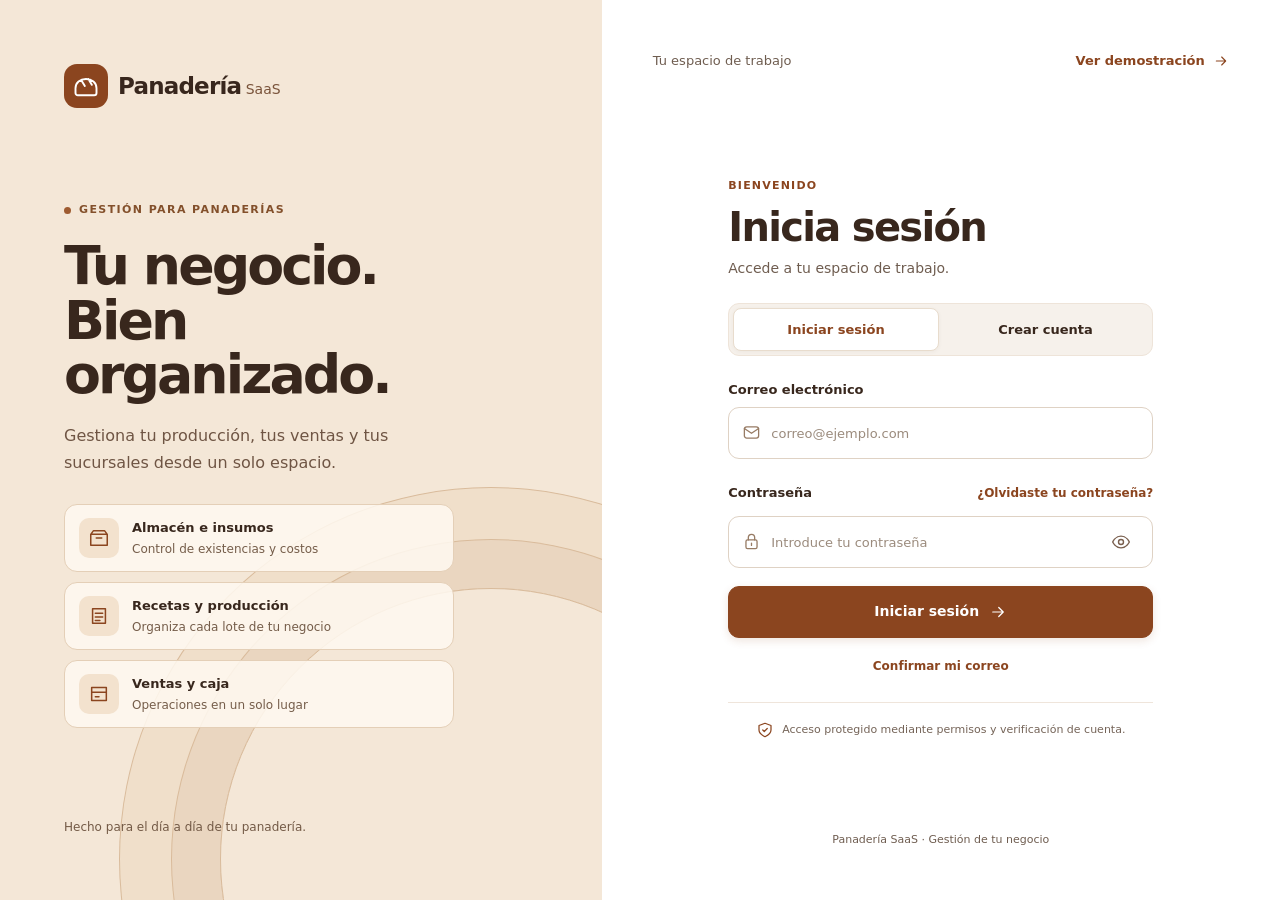
<file: access.html>
<!doctype html>
<html lang="es"><head><meta charset="utf-8"><meta name="viewport" content="width=device-width,initial-scale=1">
<meta name="referrer" content="no-referrer"><title>Acceso | Panadería</title>
<link rel="stylesheet" href="assets/styles/portal.css?v=20261127-4"><script src="frontend/config/public-config.js?v=20261127-4" defer></script><script src="frontend/inventory/inventory-controller.js?v=20261127-4" defer></script><script src="frontend/recipes-production/production-controller.js?v=20261127-4" defer></script><script src="frontend/commerce/commerce-controller.js?v=20261127-4" defer></script>
<script defer src="frontend/commerce/catalog-orders-controller.js?v=20261127-4"></script><script src="frontend/cash-reports/finance-controller.js?v=20261127-4" defer></script><script src="frontend/dashboard/workspace-navigation.js?v=20261127-4" defer></script><script src="frontend/shared/api-client.js?v=20261127-4" defer></script><script src="frontend/accounts/account-services.js?v=20261127-4" defer></script><script src="frontend/auth/auth-flow.js?v=20261127-4" defer></script><script src="frontend/admin/billing-controller.js?v=20261127-4" defer></script><script src="frontend/admin/admin-controller.js?v=20261127-4" defer></script><script src="frontend/auth/access-controller.js?v=20261127-4" defer></script></head>
<body class="login-portal"><main class="layout"><section class="brand login-brand" aria-label="Panadería SaaS">
<a href="index.html" class="logo login-logo"><span class="mark"><svg aria-hidden="true" viewBox="0 0 24 24" fill="none" stroke="currentColor" stroke-width="1.65" stroke-linecap="round" stroke-linejoin="round"><path d="M3 14c0-5 4-8 9-8s9 3 9 8v4a2 2 0 0 1-2 2H5a2 2 0 0 1-2-2zM8 7l3 5m3-6 3 5"/></svg></span><span>Panadería<span class="logo-saas"> SaaS</span></span></a>
<div class="login-story"><span class="brand-kicker"><span></span> GESTIÓN PARA PANADERÍAS</span><h1>Tu negocio.<br>Bien organizado.</h1><p>Gestiona tu producción, tus ventas y tus sucursales desde un solo espacio.</p>
<div class="brand-modules" aria-label="Módulos disponibles">
<div><span class="module-icon"><svg aria-hidden="true" viewBox="0 0 24 24" fill="none" stroke="currentColor" stroke-width="1.65" stroke-linecap="round" stroke-linejoin="round"><path d="M3 8h18v12H3zM3 8l3-4h12l3 4M9 12h6"/></svg></span><span><strong>Almacén e insumos</strong><small>Control de existencias y costos</small></span></div>
<div><span class="module-icon"><svg aria-hidden="true" viewBox="0 0 24 24" fill="none" stroke="currentColor" stroke-width="1.65" stroke-linecap="round" stroke-linejoin="round"><path d="M5 4h14v16H5zM8 9h8M8 13h8M8 17h5"/></svg></span><span><strong>Recetas y producción</strong><small>Organiza cada lote de tu negocio</small></span></div>
<div><span class="module-icon"><svg aria-hidden="true" viewBox="0 0 24 24" fill="none" stroke="currentColor" stroke-width="1.65" stroke-linecap="round" stroke-linejoin="round"><path d="M4 5h16v14H4zM4 10h16M8 15h4"/></svg></span><span><strong>Ventas y caja</strong><small>Operaciones en un solo lugar</small></span></div>
</div></div><small class="brand-footer">Hecho para el día a día de tu panadería.</small></section>
<section class="workspace login-workspace"><div class="top"><span class="login-top-note">Tu espacio de trabajo</span><a class="demo-link" href="index.html">Ver demostración <svg aria-hidden="true" viewBox="0 0 24 24" fill="none" stroke="currentColor" stroke-width="1.65" stroke-linecap="round" stroke-linejoin="round"><path d="M5 12h14m-6-6 6 6-6 6"/></svg></a></div>
<div class="card" id="portal-card"><p id="status" role="status" aria-live="polite" aria-atomic="true"></p>
<section id="setup" hidden><h2>Conexión pendiente</h2><p>El servicio de autenticación todavía no está configurado. Puedes explorar la demostración sin introducir datos personales.</p><a class="primary link" href="index.html">Abrir demostración</a></section>
<noscript><p class="notice">Habilita JavaScript en tu navegador para acceder de forma segura.</p></noscript>
<section id="auth" hidden><div class="auth-heading"><span class="auth-kicker">BIENVENIDO</span><h2 id="auth-title">Inicia sesión</h2><p id="auth-description">Accede a tu espacio de trabajo.</p></div>
<div class="tabs" aria-label="Tipo de acceso"><button type="button" id="login-tab" aria-pressed="true">Iniciar sesión</button><button type="button" id="signup-tab" aria-pressed="false">Crear cuenta</button></div>
<form id="auth-form"><div class="auth-field"><label for="email">Correo electrónico</label><div class="auth-input"><svg aria-hidden="true" viewBox="0 0 24 24" fill="none" stroke="currentColor" stroke-width="1.65" stroke-linecap="round" stroke-linejoin="round"><rect x="3" y="5" width="18" height="14" rx="3"/><path d="m3 7 9 6 9-6"/></svg><input id="email" name="email" type="email" autocomplete="email" required maxlength="254" placeholder="correo@ejemplo.com" autocapitalize="none" spellcheck="false"></div></div>
<div class="auth-field"><div class="field-title"><label for="password">Contraseña</label><button type="button" class="text-button" id="forgot-password">¿Olvidaste tu contraseña?</button></div><div class="auth-input"><svg aria-hidden="true" viewBox="0 0 24 24" fill="none" stroke="currentColor" stroke-width="1.65" stroke-linecap="round" stroke-linejoin="round"><rect x="5" y="10" width="14" height="11" rx="2"/><path d="M8 10V7a4 4 0 0 1 8 0v3m-4 4v3"/></svg><input id="password" name="password" type="password" autocomplete="current-password" required maxlength="128" placeholder="Introduce tu contraseña"><button type="button" class="password-toggle" id="password-toggle" aria-label="Mostrar contraseña" aria-controls="password" aria-pressed="false"><span class="eye-open"><svg aria-hidden="true" viewBox="0 0 24 24" fill="none" stroke="currentColor" stroke-width="1.65" stroke-linecap="round" stroke-linejoin="round"><path d="M2 12s3.5-7 10-7 10 7 10 7-3.5 7-10 7S2 12 2 12z"/><circle cx="12" cy="12" r="3"/></svg></span><span class="eye-closed"><svg aria-hidden="true" viewBox="0 0 24 24" fill="none" stroke="currentColor" stroke-width="1.65" stroke-linecap="round" stroke-linejoin="round"><path d="m3 3 18 18M10 5.2A11 11 0 0 1 22 12a13 13 0 0 1-3 3.8M6.2 6.2A16 16 0 0 0 2 12s3.5 7 10 7a10 10 0 0 0 4-1"/></svg></span></button></div><small id="password-hint" hidden>Mínimo 6 caracteres.</small></div>
<small class="signup-note" id="signup-note" hidden>Confirma tu correo con un código de seis dígitos. La prueba gratuita se concede una sola vez por correo verificado y cuenta.</small>
<button class="primary auth-submit" id="auth-submit" type="submit"><span id="auth-submit-label">Iniciar sesión</span><span class="submit-arrow"><svg aria-hidden="true" viewBox="0 0 24 24" fill="none" stroke="currentColor" stroke-width="1.65" stroke-linecap="round" stroke-linejoin="round"><path d="M5 12h14m-6-6 6 6-6 6"/></svg></span><span class="auth-spinner" hidden id="auth-spinner" aria-hidden="true"></span></button></form>
<section id="auth-flow" hidden aria-live="polite"></section><div class="auth-links"><button type="button" class="text-button" id="confirm-email">Confirmar mi correo</button></div>
<div class="auth-trust"><svg aria-hidden="true" viewBox="0 0 24 24" fill="none" stroke="currentColor" stroke-width="1.65" stroke-linecap="round" stroke-linejoin="round"><path d="M12 3 4 6v6c0 5 8 9 8 9s8-4 8-9V6z"/><path d="m9 12 2 2 4-4"/></svg><span>Acceso protegido mediante permisos y verificación de cuenta.</span></div></section>
<section id="account" hidden><div id="workspace-shell" data-active-route="business"><aside class="saas-sidebar"><div class="workspace-sidebar-top"><a href="index.html" class="logo"><span class="mark" aria-hidden="true"><svg aria-hidden="true" viewBox="0 0 24 24" fill="none" stroke="currentColor" stroke-width="1.7" stroke-linejoin="round" stroke-linecap="round"><path d="M3 9h18L19 4H5z M5 9v11h14V9 M10 20v-6h4v6"/></svg></span> Panadería</a><button id="workspace-menu-toggle" type="button" aria-expanded="false" aria-controls="workspace-nav" aria-label="Abrir menú"><svg aria-hidden="true" viewBox="0 0 24 24" fill="none" stroke="currentColor" stroke-width="1.7" stroke-linecap="round" stroke-linejoin="round"><path d="M4 6h16M4 12h16M4 18h16"/></svg><span>Menú</span></button></div><div class="workspace-role-card"><span class="workspace-role-symbol" aria-hidden="true"><svg viewBox="0 0 24 24" fill="none" stroke="currentColor" stroke-width="1.7"><circle cx="12" cy="8" r="4"/><path d="M4 21v-2a8 8 0 0 1 16 0v2"/></svg></span><div><small>ESPACIO DE TRABAJO</small><strong id="workspace-role">Mi cuenta</strong><span id="workspace-role-detail"></span></div></div><nav id="workspace-nav" class="saas-nav" aria-label="Módulos"><p class="workspace-nav-label" data-nav-group="home">General</p><button type="button" data-nav="home"><svg aria-hidden="true" viewBox="0 0 24 24" fill="none" stroke="currentColor" stroke-width="1.7" stroke-linejoin="round" stroke-linecap="round"><path d="M3 10l9-7 9 7v10H3z M9 20v-6h6v6"/></svg><span>Resumen</span></button><p class="workspace-nav-label" data-nav-group="inventory production purchases">Producción y almacén</p><button type="button" data-nav="inventory"><svg aria-hidden="true" viewBox="0 0 24 24" fill="none" stroke="currentColor" stroke-width="1.7" stroke-linejoin="round" stroke-linecap="round"><path d="M3 5h18v15H3z M3 10h18 M9 14h6"/></svg><span>Almacén e insumos</span></button><button type="button" data-nav="production"><svg aria-hidden="true" viewBox="0 0 24 24" fill="none" stroke="currentColor" stroke-width="1.7" stroke-linejoin="round" stroke-linecap="round"><path d="M4 5h16v15H4z M8 3v4 M16 3v4 M8 11h8 M8 15h5"/></svg><span>Recetas y producción</span></button><button type="button" data-nav="purchases"><svg aria-hidden="true" viewBox="0 0 24 24" fill="none" stroke="currentColor" stroke-width="1.7" stroke-linejoin="round" stroke-linecap="round"><path d="M3 6h12v12H3z M15 10h4l2 4v4h-6 M7 18v3 M18 18v3"/></svg><span>Compras</span></button><p class="workspace-nav-label" data-nav-group="sales catalog orders cash">Ventas y operaciones</p><button type="button" data-nav="sales"><svg aria-hidden="true" viewBox="0 0 24 24" fill="none" stroke="currentColor" stroke-width="1.7" stroke-linejoin="round" stroke-linecap="round"><path d="M3 4h2l3 12h11l2-9H6 M9 20h1 M18 20h1"/></svg><span>Punto de venta</span></button><button type="button" data-nav="catalog"><svg aria-hidden="true" viewBox="0 0 24 24" fill="none" stroke="currentColor" stroke-width="1.7"><path d="M4 4h7v7H4z M13 4h7v7h-7z M4 13h7v7H4z M13 13h7v7h-7z"/></svg><span>Catálogo</span></button><button type="button" data-nav="orders"><svg aria-hidden="true" viewBox="0 0 24 24" fill="none" stroke="currentColor" stroke-width="1.7"><path d="M5 3h14v18H5z M8 7h8 M8 11h8 M8 15h6"/></svg><span>Pedidos y clientes</span></button><button type="button" data-nav="cash"><svg aria-hidden="true" viewBox="0 0 24 24" fill="none" stroke="currentColor" stroke-width="1.7" stroke-linejoin="round" stroke-linecap="round"><path d="M3 5h18v14H3z M3 10h18 M7 15h4"/></svg><span>Caja</span></button><p class="workspace-nav-label" data-nav-group="reports subscription business team account">Gestión</p><button type="button" data-nav="reports"><svg aria-hidden="true" viewBox="0 0 24 24" fill="none" stroke="currentColor" stroke-width="1.7" stroke-linejoin="round" stroke-linecap="round"><path d="M4 3v17h17 M8 16v-5 M13 16V6 M18 16v-8"/></svg><span>Reportes</span></button><button type="button" data-nav="subscription"><svg aria-hidden="true" viewBox="0 0 24 24" fill="none" stroke="currentColor" stroke-width="1.7" stroke-linejoin="round" stroke-linecap="round"><path d="M4 3h16v18H4z M8 8h8 M8 12h8 M8 16h4"/></svg><span>Mi suscripción</span></button><button type="button" data-nav="business"><svg aria-hidden="true" viewBox="0 0 24 24" fill="none" stroke="currentColor" stroke-width="1.7" stroke-linejoin="round" stroke-linecap="round"><path d="M3 9h18L19 4H5z M5 9v11h14V9 M10 20v-6h4v6"/></svg><span>Mi negocio</span></button><button type="button" data-nav="team"><svg aria-hidden="true" viewBox="0 0 24 24" fill="none" stroke="currentColor" stroke-width="1.7" stroke-linecap="round" stroke-linejoin="round"><circle cx="9" cy="7" r="3"/><path d="M3 20v-3a6 6 0 0 1 12 0v3m2-16a3 3 0 0 1 0 6m1 4a5 5 0 0 1 3 5"/></svg><span>Trabajadores</span></button><button type="button" data-nav="account"><svg aria-hidden="true" viewBox="0 0 24 24" fill="none" stroke="currentColor" stroke-width="1.7" stroke-linecap="round" stroke-linejoin="round"><circle cx="12" cy="7" r="4"/><path d="M4 21v-2a8 8 0 0 1 16 0v2"/></svg><span>Mi cuenta</span></button></nav><div class="sidebar-bottom"><small>Panadería SaaS</small></div></aside><div class="saas-main"><header class="saas-header"><div><p class="eyebrow" id="workspace-eyebrow">MI ESPACIO</p><h1 id="workspace-title" tabindex="-1">Mi negocio</h1><p id="workspace-context">Selecciona tu negocio</p></div><div class="saas-user"><span class="workspace-avatar" aria-hidden="true"><svg viewBox="0 0 24 24" fill="none" stroke="currentColor" stroke-width="1.7"><circle cx="12" cy="8" r="3"/><path d="M5 20v-2a7 7 0 0 1 14 0v2"/></svg></span><div class="workspace-user-copy"><small>Cuenta activa</small><strong id="account-email"></strong></div><button type="button" id="logout" aria-label="Cerrar sesión">Salir</button></div></header><div class="route-part" data-route-part="business"><div class="route-card"><div class="workspace-section-head"><div><h2>Mis panaderías</h2><p>Selecciona un negocio para trabajar.</p></div><button type="button" id="reload">Actualizar</button></div><button type="button" data-go="account" class="workspace-inline-link">Ver invitaciones y mi cuenta</button><div id="businesses"></div></div>


<form id="onboard" hidden><h3>Crea tu primera panadería</h3><p id="trial-notice" class="notice" role="status"></p><label for="bakery-name">Nombre del negocio</label><input id="bakery-name" required maxlength="120"><label for="branch-name">Primera sucursal</label><input id="branch-name" required maxlength="120" value="Principal"><button class="primary">Crear espacio de trabajo</button></form></div>
<section id="team-area" class="route-part route-card" data-route-part="team" hidden><h2>Trabajadores autorizados</h2><p>Invitaciones válidas durante 7 días. El administrador comparte la dirección del portal con el trabajador; no se envían correos automáticamente.</p><p id="team-message" role="status"></p><form id="invite-form"><label for="invite-email">Correo del trabajador</label><input id="invite-email" type="email" required maxlength="254"><p>Selecciona los permisos del empleado. Sin permisos seleccionados, no podrá operar módulos del negocio.</p><div id="invite-permissions" class="permission-grid"></div><button class="primary">Invitar trabajador</button></form><h3>Miembros</h3><div id="team-members"></div><h3>Invitaciones enviadas</h3><div id="team-invites"></div></section><div class="route-part" data-route-part="account"><section class="route-card"><h2>Invitaciones recibidas</h2><p>Usa el correo que el administrador invitó. Confírmalo antes de iniciar sesión.</p><div id="received-invitations"></div></section><section class="route-card"><h2>Seguridad y sesiones</h2><p>Consulta tus accesos recientes y cierra la sesión actual.</p><div id="account-sessions"></div></section></div><div class="route-part" data-route-part="subscription"><section id="own-subscription" hidden aria-labelledby="own-plan-title"><h3 id="own-plan-title">Mi suscripción</h3><p id="own-plan-status"></p><p id="own-plan-limits"></p><small>Para renovar o cambiar de plan, contacta con la administración. No hay cobros automáticos.</small></section><section class="route-card" id="billing-area" hidden><h2>Renovar suscripción</h2><p>Solo el administrador titular puede comunicar un pago. El superadministrador verificará el abono antes de activar o renovar el plan.</p><p id="billing-message" role="status"></p><form id="billing-form" hidden><label for="billing-price">Plan y período</label><select id="billing-price" required></select><label for="billing-method">Método de pago</label><select id="billing-method" required></select><p id="billing-instructions" class="notice"></p><label for="billing-reference">Número de operación</label><input id="billing-reference" required maxlength="80" minlength="4"><label class="confirmation"><input type="checkbox" id="billing-confirm" required> Confirmo que realicé el pago indicado.</label><button class="primary">Comunicar pago</button></form><h3>Historial de pagos comunicados</h3><div id="billing-history"></div></section><p id="subscription-empty" class="notice">Selecciona una panadería para consultar su plan.</p></div><div id="branch-box" hidden><div class="scope-toolbar"><div><label for="branch">Sucursal activa</label><select id="branch"></select></div><p id="branch-info"></p><form id="branch-create-form" class="route-part" data-route-part="business" hidden><label for="branch-create-name">Nueva sucursal</label><input id="branch-create-name" required maxlength="120"><button class="primary" type="submit">Crear sucursal</button><small id="branch-create-status" role="status"></small></form></div><section class="route-part overview" data-route-part="home"><div class="welcome-panel"><div class="welcome-copy"><p class="eyebrow" id="overview-eyebrow">VISTA GENERAL</p><h2 id="overview-title">Tu negocio, bajo control.</h2><p id="overview-description">Consulta los indicadores de tu sucursal y entra directamente a cada operación.</p></div><div class="welcome-actions"><span id="overview-access-count" class="workspace-access-count"></span><button type="button" class="primary" data-go="sales">Abrir punto de venta <span aria-hidden="true">›</span></button></div></div><div class="overview-kpis"><div class="overview-kpi" data-overview-route="reports"><span class="overview-icon"><svg aria-hidden="true" viewBox="0 0 24 24" fill="none" stroke="currentColor" stroke-width="1.7" stroke-linejoin="round" stroke-linecap="round"><path d="M4 3v17h17 M8 16v-5 M13 16V6 M18 16v-8"/></svg></span><small>Ventas del período</small><strong id="overview-revenue">—</strong></div><div class="overview-kpi" data-overview-route="inventory"><span class="overview-icon"><svg aria-hidden="true" viewBox="0 0 24 24" fill="none" stroke="currentColor" stroke-width="1.7" stroke-linejoin="round" stroke-linecap="round"><path d="M3 5h18v15H3z M3 10h18 M9 14h6"/></svg></span><small>Insumos activos</small><strong id="overview-stock">—</strong></div><div class="overview-kpi" data-overview-route="inventory"><span class="overview-icon"><svg aria-hidden="true" viewBox="0 0 24 24" fill="none" stroke="currentColor" stroke-width="1.7" stroke-linejoin="round" stroke-linecap="round"><path d="M3 5h18v15H3z M3 10h18 M9 14h6"/></svg></span><small>Stock bajo</small><strong id="overview-alert">—</strong></div><div class="overview-kpi" data-overview-route="sales"><span class="overview-icon"><svg aria-hidden="true" viewBox="0 0 24 24" fill="none" stroke="currentColor" stroke-width="1.7" stroke-linejoin="round" stroke-linecap="round"><path d="M3 4h2l3 12h11l2-9H6 M9 20h1 M18 20h1"/></svg></span><small>Unidades disponibles</small><strong id="overview-finished">—</strong></div></div><p id="overview-period" class="overview-period"></p><section id="overview-sales-panel" class="workspace-overview-card" hidden aria-labelledby="overview-sales-title"><div class="workspace-section-head"><div><h2 id="overview-sales-title">Actividad de ventas</h2><p id="overview-sales-period"></p></div><button type="button" data-go="reports">Ver reportes <span aria-hidden="true">›</span></button></div><div id="overview-sales-chart" class="overview-sales-chart"></div></section><h2 class="section-title" id="overview-links-title">Accesos rápidos</h2><div class="overview-links"><button type="button" data-go="inventory"><svg aria-hidden="true" viewBox="0 0 24 24" fill="none" stroke="currentColor" stroke-width="1.7" stroke-linejoin="round" stroke-linecap="round"><path d="M3 5h18v15H3z M3 10h18 M9 14h6"/></svg><span><strong>Revisar almacén</strong><small>Existencias y movimientos</small></span><span aria-hidden="true">›</span></button><button type="button" data-go="production"><svg aria-hidden="true" viewBox="0 0 24 24" fill="none" stroke="currentColor" stroke-width="1.7" stroke-linejoin="round" stroke-linecap="round"><path d="M4 5h16v15H4z M8 3v4 M16 3v4 M8 11h8 M8 15h5"/></svg><span><strong>Preparar producción</strong><small>Recetas y lotes</small></span><span aria-hidden="true">›</span></button><button type="button" data-go="purchases"><svg aria-hidden="true" viewBox="0 0 24 24" fill="none" stroke="currentColor" stroke-width="1.7" stroke-linejoin="round" stroke-linecap="round"><path d="M3 6h12v12H3z M15 10h4l2 4v4h-6 M7 18v3 M18 18v3"/></svg><span><strong>Registrar compras</strong><small>Proveedores y recepción</small></span><span aria-hidden="true">›</span></button><button type="button" data-go="sales"><svg aria-hidden="true" viewBox="0 0 24 24" fill="none" stroke="currentColor" stroke-width="1.7" stroke-linejoin="round" stroke-linecap="round"><path d="M3 4h2l3 12h11l2-9H6 M9 20h1 M18 20h1"/></svg><span><strong>Ir al punto de venta</strong><small>Productos y ventas</small></span><span aria-hidden="true">›</span></button><button type="button" data-go="cash"><svg aria-hidden="true" viewBox="0 0 24 24" fill="none" stroke="currentColor" stroke-width="1.7" stroke-linejoin="round" stroke-linecap="round"><path d="M3 5h18v14H3z M3 10h18 M7 15h4"/></svg><span><strong>Controlar caja</strong><small>Turnos y arqueo</small></span><span aria-hidden="true">›</span></button><button type="button" data-go="reports"><svg aria-hidden="true" viewBox="0 0 24 24" fill="none" stroke="currentColor" stroke-width="1.7" stroke-linejoin="round" stroke-linecap="round"><path d="M4 3v17h17 M8 16v-5 M13 16V6 M18 16v-8"/></svg><span><strong>Ver reportes</strong><small>Indicadores y tendencias</small></span><span aria-hidden="true">›</span></button><button type="button" data-go="catalog"><svg aria-hidden="true" viewBox="0 0 24 24" fill="none" stroke="currentColor" stroke-width="1.7" stroke-linecap="round" stroke-linejoin="round"><path d="m3 7 9-4 9 4-9 4-9-4zm0 0v10l9 4 9-4V7M12 11v10"/></svg><span><strong>Catálogo</strong><small>Productos y precios</small></span><span aria-hidden="true">›</span></button><button type="button" data-go="orders"><svg aria-hidden="true" viewBox="0 0 24 24" fill="none" stroke="currentColor" stroke-width="1.7" stroke-linecap="round" stroke-linejoin="round"><rect x="5" y="4" width="14" height="17" rx="2"/><path d="M9 4V2h6v2M9 10h6m-6 4h6m-6 4h4"/></svg><span><strong>Pedidos y clientes</strong><small>Encargos y entregas</small></span><span aria-hidden="true">›</span></button><button type="button" data-go="team"><svg aria-hidden="true" viewBox="0 0 24 24" fill="none" stroke="currentColor" stroke-width="1.7" stroke-linecap="round" stroke-linejoin="round"><circle cx="9" cy="7" r="3"/><path d="M3 20v-3a6 6 0 0 1 12 0v3m2-16a3 3 0 0 1 0 6m1 4a5 5 0 0 1 3 5"/></svg><span><strong>Trabajadores</strong><small>Invitaciones y permisos</small></span><span aria-hidden="true">›</span></button></div><div id="overview-no-modules" class="workspace-empty" hidden><strong>No tienes módulos operativos asignados.</strong><p>Solicita los permisos correspondientes al administrador de tu panadería.</p><button type="button" data-go="account">Ir a mi cuenta</button></div><p class="overview-period" id="overview-data-note">Indicadores de las últimas consultas de la sucursal.</p></section>
<section class="route-part" data-route-part="inventory" id="inventory" hidden aria-labelledby="inventory-title">
<div class="inventory-head"><div><p class="eyebrow">OPERACIONES</p><h2 id="inventory-title">Almacén e insumos</h2><p id="inventory-scope"></p></div><button id="inventory-reload" type="button">Actualizar</button></div>
<p id="inventory-message" role="status" aria-live="polite"></p><div id="inventory-content" hidden>
<div class="inventory-kpis"><div><small>Insumos activos</small><strong id="inv-total">0</strong></div><div><small>Stock bajo</small><strong id="inv-low">0</strong></div><div><small>Sin saldo registrado</small><strong id="inv-missing">0</strong></div></div>
<label for="inv-search">Buscar insumo</label><input id="inv-search" type="search" placeholder="Harina, azúcar, levadura…">
<div class="inventory-table"><table><thead><tr><th>Insumo</th><th>Stock total</th><th>Utilizable</th><th>Mínimo</th><th>Costo promedio/base (S/)</th><th>Estado</th></tr></thead><tbody id="inv-rows"></tbody></table></div><p id="inv-count"></p>
<div class="inventory-forms"><form id="ingredient-form" hidden><h3>Registrar insumo</h3><label for="ing-name">Nombre</label><input id="ing-name" required maxlength="120"><label for="ing-unit">Unidad base</label><select id="ing-unit"><option>kg</option><option>L</option><option value="unit">Unidad</option></select><label for="ing-cost">Costo referencial por unidad (S/)</label><input id="ing-cost" type="number" min="0" max="9999999999" step="0.0001" required value="0"><button class="primary">Guardar insumo</button></form>
<form id="movement-form" hidden><h3>Registrar movimiento</h3><label for="mov-item">Insumo</label><select id="mov-item" required></select><label for="mov-direction">Tipo</label><select id="mov-direction"><option value="in">Entrada</option><option value="out">Salida</option></select><label for="mov-measure">Unidad de cantidad</label><select id="mov-measure" required></select><label for="mov-qty">Cantidad</label><input id="mov-qty" type="number" min="0.001" max="99999999999" step="0.001" required><div id="entry-lot"><label for="mov-lot-code">Código de lote (opcional)</label><input id="mov-lot-code" maxlength="80"><label for="mov-expiry">Fecha de vencimiento (opcional)</label><input id="mov-expiry" type="date"></div><label for="mov-reason">Motivo</label><input id="mov-reason" required maxlength="200"><button class="primary">Registrar movimiento</button></form>
<form id="minimum-form" hidden><h3>Configurar stock mínimo</h3><label for="min-item">Insumo</label><select id="min-item" required></select><label for="min-measure">Unidad de cantidad</label><select id="min-measure" required></select><label for="min-qty">Cantidad mínima</label><input id="min-qty" type="number" min="0" max="99999999999" step="0.001" required><button class="primary">Guardar mínimo</button></form></div>
<h3>Lotes de insumos</h3><div class="inventory-kpis"><div><small>Lotes vencidos con saldo</small><strong id="lot-expired">0</strong></div><div><small>Vencen en 7 días</small><strong id="lot-soon">0</strong></div></div><p>Los lotes vencidos no se consumen. Los lotes sin fecha se usan después de los lotes vigentes con fecha.</p><div class="inventory-table"><table><thead><tr><th>Insumo</th><th>Lote</th><th>Saldo</th><th>Vencimiento</th><th>Estado</th></tr></thead><tbody id="lot-rows"></tbody></table></div><form id="waste-form" hidden><h3>Registrar merma de un lote</h3><label for="waste-lot">Lote</label><select id="waste-lot" required></select><label for="waste-measure">Unidad</label><select id="waste-measure" required></select><label for="waste-qty">Cantidad</label><input id="waste-qty" type="number" min="0.001" step="0.001" required><label for="waste-reason">Motivo (vencimiento, daño u otro)</label><input id="waste-reason" required maxlength="200"><button class="primary">Registrar merma</button></form><h3>Traslados y conciliación</h3><div class="inventory-forms"><form id="transfer-form" hidden><h3>Trasladar insumos</h3><p>Origen: sucursal seleccionada. FEFO y vencimiento conservados.</p><label for="transfer-to">Sucursal destino</label><select id="transfer-to" required></select><label for="transfer-item">Insumo</label><select id="transfer-item" required></select><label for="transfer-measure">Unidad</label><select id="transfer-measure" required></select><label for="transfer-qty">Cantidad</label><input id="transfer-qty" type="number" min="0.001" step="0.001" required><label for="transfer-reason">Motivo</label><input id="transfer-reason" required maxlength="150"><button class="primary">Confirmar traslado</button></form><form id="count-form" hidden><h3>Conciliar inventario por lote</h3><label for="count-lot">Lote contado</label><select id="count-lot" required></select><p id="count-expected"></p><label for="count-qty">Cantidad física (unidad base)</label><input id="count-qty" type="number" min="0" step="0.001" required><label for="count-reason">Motivo</label><input id="count-reason" maxlength="150" required><button class="primary">Confirmar conteo</button></form></div><h3>Traslados recientes</h3><div class="inventory-table"><table><thead><tr><th>Fecha</th><th>Insumo</th><th>Origen</th><th>Destino</th><th>Cantidad</th><th>Motivo</th></tr></thead><tbody id="transfer-rows"></tbody></table></div><h3>Conteos recientes</h3><div class="inventory-table"><table><thead><tr><th>Fecha</th><th>Insumo</th><th>Lote</th><th>Registrado</th><th>Físico</th><th>Motivo</th></tr></thead><tbody id="count-rows"></tbody></table></div><h3>Historial de costos de compra</h3><p>Promedio ponderado por existencias de todas las sucursales. Los últimos 30 costos de compra de esta sucursal.</p><div class="inventory-table"><table><thead><tr><th>Fecha</th><th>Insumo</th><th>Cantidad</th><th>Precio compra/base (S/)</th><th>Costo anterior (S/)</th><th>Nuevo promedio (S/)</th></tr></thead><tbody id="cost-rows"></tbody></table></div><h3>Últimos 30 movimientos</h3><div class="inventory-table"><table><thead><tr><th>Fecha</th><th>Insumo</th><th>Tipo</th><th>Cantidad</th><th>Motivo</th></tr></thead><tbody id="mov-rows"></tbody></table></div></div></section>
<section class="route-part" data-route-part="production" id="production-area" hidden aria-labelledby="production-title">
<div class="inventory-head"><div><p class="eyebrow">ELABORACIÓN</p><h2 id="production-title">Recetas y producción</h2><p id="production-scope"></p></div><button type="button" id="production-reload">Actualizar</button></div>
<p id="production-message" role="status" aria-live="polite"></p>
<div id="production-content" hidden>
<div class="inventory-kpis"><div><small>Versiones de recetas</small><strong id="recipe-count">0</strong></div><div><small>Familias de recetas</small><strong id="recipe-usable">0</strong></div><div><small>Lotes recientes</small><strong id="batch-count">0</strong></div></div>
<label for="recipe-select">Receta y versión</label><select id="recipe-select"></select>
<p id="recipe-details"></p>
<div class="production-grid">
<form id="recipe-form" hidden><h3>Nueva versión de receta</h3><p>Usa el mismo nombre para registrar una nueva versión.</p><label for="recipe-name">Nombre</label><input id="recipe-name" maxlength="120" required><label for="recipe-yield">Rendimiento base (unidades)</label><input id="recipe-yield" type="number" min="1" max="1000000" step="1" required value="100">
<div class="recipe-lines" id="recipe-lines"></div><button type="button" id="recipe-add-line">+ Añadir ingrediente</button><button class="primary">Guardar versión</button></form>
<div class="production-preview"><h3>Planificar lote</h3><label for="batch-units">Unidades planificadas (consumo de receta)</label><input id="batch-units" type="number" min="1" max="1000000" step="1" value="100"><label for="batch-actual">Unidades realmente obtenidas</label><input id="batch-actual" type="number" min="1" max="1000000" step="1" value="100"><div class="inventory-forms"><label>Mano de obra (S/)<input id="batch-labor" type="number" min="0" step="0.01" value="0"></label><label>Energía (S/)<input id="batch-energy" type="number" min="0" step="0.01" value="0"></label><label>Otros costos (S/)<input id="batch-other" type="number" min="0" step="0.01" value="0"></label></div><p id="batch-yield-info"></p>
<div class="inventory-table"><table><thead><tr><th>Insumo</th><th>Necesario</th><th>Disponible</th><th>Estado</th></tr></thead><tbody id="batch-preview"></tbody></table></div>
<div class="inventory-kpis"><div><small>Costo estimado del lote</small><strong id="batch-cost">—</strong></div><div><small>Costo por unidad real</small><strong id="batch-unit-cost">—</strong></div></div><p id="batch-ready"></p>
<form id="batch-form" hidden><label class="confirmation"><input type="checkbox" id="batch-confirm" required> Confirmo la producción y el descuento de materias primas.</label><button class="primary">Confirmar lote</button></form>
<small>Incluye insumos y gastos declarados del lote. Solo las unidades realmente obtenidas ingresan al stock terminado. Los gastos no crean egresos de caja automáticos.</small></div></div>
<h3>Últimos 30 lotes</h3><div class="inventory-table"><table><thead><tr><th>Fecha</th><th>Receta</th><th>Plan / real</th><th>Costo total</th><th>Lote</th></tr></thead><tbody id="batch-rows"></tbody></table></div>
</div></section>
<section class="route-part" data-route-part="purchases sales cash catalog orders" id="commerce-area" hidden aria-labelledby="commerce-title">
<div class="inventory-head"><div><p class="eyebrow">COMERCIAL</p><h2 id="commerce-title">Operaciones comerciales</h2><p id="commerce-scope"></p></div><button id="commerce-reload" type="button">Actualizar</button></div>
<p id="commerce-message" role="status" aria-live="polite"></p><div id="commerce-content" hidden>
<div class="route-part" data-route-part="purchases sales"><div class="inventory-kpis"><div><small>Proveedores activos</small><strong id="com-suppliers">0</strong></div><div><small>Unidades disponibles</small><strong id="com-stock">0</strong></div><div><small>Caja</small><strong id="com-shift">—</strong></div></div>
</div><div class="production-grid"><div class="route-part" data-route-part="purchases"><form id="supplier-form" hidden><h3>Nuevo proveedor</h3><label for="supplier-name">Nombre</label><input id="supplier-name" maxlength="120" required><button class="primary">Guardar proveedor</button></form></div>
<div class="route-part" data-route-part="sales catalog"><form id="price-form" hidden><h3>Configurar precio</h3><label for="price-recipe">Receta y versión</label><select id="price-recipe" required></select><label for="price-amount">Precio unitario (S/)</label><input id="price-amount" type="number" min="0.01" max="9999999999.99" step="0.01" required><button class="primary">Guardar precio</button></form></div>
<div class="production-preview route-part" data-route-part="cash"><h3>Caja de la sucursal</h3><p id="com-cash-info"></p><form id="cash-open-form" hidden><label for="cash-opening">Fondo inicial (S/)</label><input id="cash-opening" type="number" min="0" max="999999999.99" step="0.01" required value="0"><button class="primary">Abrir caja</button></form><form id="cash-close-form" hidden><label for="cash-counted">Efectivo contado (S/)</label><input id="cash-counted" type="number" min="0" max="999999999.99" step="0.01" required><label class="confirmation"><input id="cash-confirm" type="checkbox" required> Confirmo el cierre del turno.</label><button class="primary">Cerrar caja</button></form></div></div>
<div class="route-part" data-route-part="sales"><h3>Productos terminados por lote</h3><div class="inventory-table"><table><thead><tr><th>Producto y versión</th><th>Lote</th><th>Disponible</th><th>Precio (S/)</th></tr></thead><tbody id="finished-rows"></tbody></table></div>
</div><div class="production-grid"><div class="route-part" data-route-part="purchases"><form id="purchase-form" hidden><h3>Recepción de compra</h3><p>Ingresa el costo por unidad base (kg, L o unidad), incluso si compras en gramos o mililitros. Las compras actualizan el costo promedio.</p><label for="purchase-supplier">Proveedor</label><select id="purchase-supplier" required></select><div id="purchase-lines" class="recipe-lines"></div><button type="button" id="purchase-add">+ Añadir insumo</button><p id="purchase-total">Total: —</p><label class="confirmation"><input id="purchase-confirm" type="checkbox" required> Confirmo la recepción de materias primas.</label><button class="primary">Registrar compra</button></form></div>
<div class="route-part" data-route-part="sales"><form id="sale-form" hidden><h3>Punto de venta</h3><div class="pos-layout"><div class="pos-selector"><label for="pos-search">Buscar producto o código</label><input id="pos-search" type="search" placeholder="Nombre, categoría o SKU"><div id="pos-products" class="pos-products"></div></div><div class="pos-cart"><h4>Carrito</h4><div id="sale-lines" class="recipe-lines"></div><button type="button" id="sale-add">+ Añadir producto</button><label for="sale-payment">Método de pago</label><select id="sale-payment"><option value="cash">Efectivo</option><option value="wallet">Billetera digital</option><option value="card">Tarjeta</option><option value="transfer">Transferencia</option></select><p id="sale-total">Total: —</p><label class="confirmation"><input id="sale-confirm" type="checkbox" required> Confirmo la venta y el método de pago.</label><button class="primary">Registrar venta</button></div></div></form></div></div>
<section class="route-part route-card" data-route-part="catalog"><h2>Catálogo de productos</h2><p>Una ficha por versión de receta. Los precios se configuran en el formulario de precio.</p><p id="catalog-status" role="status"></p><form id="catalog-form" hidden><label for="catalog-recipe">Receta y versión</label><select id="catalog-recipe"></select><label for="catalog-name">Nombre comercial</label><input id="catalog-name" required maxlength="120"><label for="catalog-category">Categoría</label><input id="catalog-category" required maxlength="80"><label for="catalog-sku">Código / SKU (opcional)</label><input id="catalog-sku" maxlength="40"><label class="confirmation"><input id="catalog-active" type="checkbox" checked> Disponible para venta y encargos</label><button class="primary">Guardar ficha</button></form><label for="catalog-search">Buscar catálogo</label><input id="catalog-search" type="search"><div class="inventory-table"><table><thead><tr><th>Producto</th><th>Categoría</th><th>SKU</th><th>Precio</th><th>Estado</th></tr></thead><tbody id="catalog-rows"></tbody></table></div></section>
<section class="route-part route-card" data-route-part="orders"><h2>Pedidos, encargos y clientes</h2><p>Registra una fecha y productos. Los pedidos no reservan stock; al entregar se verifica la disponibilidad y se genera una venta.</p><p id="order-status" role="status"></p><div class="production-grid"><form id="customer-form" hidden><h3>Nuevo cliente</h3><label for="customer-name">Nombre</label><input id="customer-name" required maxlength="120"><label for="customer-phone">Teléfono (opcional)</label><input id="customer-phone" type="tel" maxlength="40"><label for="customer-notes">Nota (opcional)</label><input id="customer-notes" maxlength="300"><button class="primary">Registrar cliente</button></form><form id="order-form" hidden><h3>Nuevo encargo</h3><label for="order-customer">Cliente</label><select id="order-customer" required></select><label for="order-due">Fecha de entrega</label><input id="order-due" type="date" required><div id="order-lines"></div><button type="button" id="order-add">Añadir producto</button><label for="order-notes">Detalles del encargo</label><input id="order-notes" maxlength="400"><p id="order-total" role="status">—</p><button class="primary">Guardar pedido</button></form></div><h3>Encargos de la sucursal</h3><label for="order-filter">Estado</label><select id="order-filter"><option value="">Todos</option><option value="pending">Pendiente</option><option value="confirmed">Confirmado</option><option value="ready">Listo</option><option value="delivered">Entregado</option><option value="cancelled">Cancelado</option></select><div class="inventory-table"><table><thead><tr><th>Entrega</th><th>Cliente</th><th>Productos</th><th>Total</th><th>Estado</th><th>Detalle</th><th>Acciones</th></tr></thead><tbody id="order-rows"></tbody></table></div><h3>Clientes</h3><label for="customer-search">Buscar cliente</label><input id="customer-search" type="search"><div class="inventory-table"><table><thead><tr><th>Nombre</th><th>Teléfono</th><th>Nota</th></tr></thead><tbody id="customer-rows"></tbody></table></div></section><div class="route-part" data-route-part="purchases"><h3>Últimas 30 compras</h3><div class="inventory-table"><table><thead><tr><th>Fecha</th><th>Proveedor</th><th>Importe</th><th>Registro</th></tr></thead><tbody id="purchase-history"></tbody></table></div>
</div><div class="route-part" data-route-part="sales"><h3>Últimas 30 ventas</h3><div class="inventory-table"><table><thead><tr><th>Fecha</th><th>Pago</th><th>Importe</th><th>Registro</th></tr></thead><tbody id="sale-history"></tbody></table></div></div></div></section>
<section class="route-part" data-route-part="cash reports" id="finance-area" hidden aria-labelledby="finance-title">
<div class="inventory-head"><div><p class="eyebrow">FINANZAS</p><h2 id="finance-title">Finanzas</h2><p id="finance-scope"></p></div><button type="button" id="finance-reload">Actualizar</button></div>
<p id="finance-message" role="status" aria-live="polite"></p><div id="finance-content" hidden>
<div class="route-part" data-route-part="cash"><h3>Turno actual</h3><p id="fin-shift-status"></p>
<div class="inventory-kpis finance-kpis">
<div><small>Fondo inicial</small><strong id="fin-opening">—</strong></div><div><small>Ventas efectivo</small><strong id="fin-cash-sales">—</strong></div><div><small>Ventas digitales</small><strong id="fin-digital">—</strong></div><div><small>Ingresos manuales</small><strong id="fin-in">—</strong></div><div><small>Egresos manuales</small><strong id="fin-out">—</strong></div><div><small>Efectivo esperado</small><strong id="fin-expected">—</strong></div></div>
<form id="cash-entry-form" class="finance-form" hidden><h3>Movimiento manual de efectivo</h3><label for="fin-direction">Tipo de movimiento</label><select id="fin-direction"><option value="in">Ingreso</option><option value="out">Egreso</option></select><label for="fin-amount">Importe (S/)</label><input id="fin-amount" type="number" min="0.01" max="999999999.99" step="0.01" required><label for="fin-reason">Motivo</label><input id="fin-reason" maxlength="200" required><label class="confirmation"><input type="checkbox" id="fin-confirm" required> Confirmo el movimiento de efectivo.</label><button class="primary">Registrar movimiento</button></form>
<h3>Últimos 30 turnos</h3><div class="inventory-table"><table><thead><tr><th>Apertura</th><th>Cierre</th><th>Esperado</th><th>Contado</th><th>Diferencia</th></tr></thead><tbody id="fin-shifts"></tbody></table></div>
<label for="fin-shift-select">Consultar movimientos del turno</label><select id="fin-shift-select"></select><div class="inventory-table"><table><thead><tr><th>Fecha</th><th>Tipo</th><th>Importe</th><th>Motivo</th></tr></thead><tbody id="fin-entries"></tbody></table></div><small>Últimos 30 movimientos manuales del turno seleccionado.</small>
</div><div class="route-part" data-route-part="reports"><div class="inventory-head finance-report-head"><div><h3>Reporte de operaciones</h3><p id="fin-range"></p></div><div><label for="fin-period">Período</label><select id="fin-period"><option value="7">7 días</option><option value="30" selected>30 días</option><option value="90">90 días</option></select></div></div>
<div class="inventory-kpis finance-kpis"><div><small>Ventas</small><strong id="fin-revenue">—</strong></div><div><small>Unidades vendidas</small><strong id="fin-units">—</strong></div><div><small>Compras recibidas</small><strong id="fin-purchases">—</strong></div><div><small>Costo ref. insumos vendidos</small><strong id="fin-cost">—</strong></div><div><small>Margen ref. sobre insumos</small><strong id="fin-margin">—</strong></div><div><small>Costo de producción vendido</small><strong id="fin-production-cost">—</strong></div><div><small>Margen con gastos declarados</small><strong id="fin-production-margin">—</strong></div><div><small>Operaciones de venta</small><strong id="fin-sales-count">—</strong></div></div>
<p class="notice">Margen referencial, no utilidad neta. Las compras recibidas no equivalen a pagos. El margen de producción incluye solo los gastos declarados de cada lote; no equivale a utilidad neta, tributos ni pérdidas totales.</p>
<h3>Ventas diarias</h3><div id="fin-chart" class="finance-chart" aria-label="Gráfico de ventas diarias"></div>
<div class="inventory-table"><table><thead><tr><th>Fecha</th><th>Ventas</th><th>Unidades</th><th>Compras</th><th>Margen ref.</th></tr></thead><tbody id="fin-days"></tbody></table></div></div>
</div></section></div></div></div></section></div><div id="platform-workspace" class="admin-layout" hidden></div><template id="platform-workspace-template"><section id="admin-panel" class="platform-panel" hidden aria-labelledby="admin-title">
<header class="platform-header"><div class="platform-identity"><span class="platform-brand-icon"><svg aria-hidden="true" viewBox="0 0 24 24" fill="none" stroke="currentColor" stroke-width="1.7" stroke-linecap="round" stroke-linejoin="round"><path d="M3 9h18l-2-5H5zM4 9v11h16V9M9 20v-6h6v6"/></svg></span><div><p class="eyebrow">GESTIÓN SAAS</p><h1 id="admin-title">Panaderías y suscripciones</h1><p class="platform-account"><span class="platform-role"><svg aria-hidden="true" viewBox="0 0 24 24" fill="none" stroke="currentColor" stroke-width="1.7" stroke-linecap="round" stroke-linejoin="round"><path d="m12 3 8 3v6c0 5-8 9-8 9s-8-4-8-9V6zM9 12l2 2 4-4"/></svg> Superadministrador</span><span id="admin-user"></span></p></div></div><div class="platform-actions"><button id="admin-reload" type="button"><svg aria-hidden="true" viewBox="0 0 24 24" fill="none" stroke="currentColor" stroke-width="1.7" stroke-linecap="round" stroke-linejoin="round"><path d="M20 11a8 8 0 1 0-2 7M20 4v7h-7"/></svg><span>Actualizar</span></button><button id="admin-logout" type="button"><svg aria-hidden="true" viewBox="0 0 24 24" fill="none" stroke="currentColor" stroke-width="1.7" stroke-linecap="round" stroke-linejoin="round"><path d="M11 4H5v16h6m-1-8h11m-4-4 4 4-4 4"/></svg><span>Salir</span></button></div></header>
<nav class="platform-nav" aria-label="Secciones de administración"><span class="platform-nav-caption">ADMINISTRACIÓN</span><button type="button" data-platform-nav="overview" aria-controls="platform-overview" aria-current="page"><svg aria-hidden="true" viewBox="0 0 24 24" fill="none" stroke="currentColor" stroke-width="1.7" stroke-linecap="round" stroke-linejoin="round"><rect x="3" y="3" width="7" height="7" rx="1"/><rect x="14" y="3" width="7" height="7" rx="1"/><rect x="3" y="14" width="7" height="7" rx="1"/><rect x="14" y="14" width="7" height="7" rx="1"/></svg><span>Resumen</span></button><button type="button" data-platform-nav="customers" aria-controls="platform-customers"><svg aria-hidden="true" viewBox="0 0 24 24" fill="none" stroke="currentColor" stroke-width="1.7" stroke-linecap="round" stroke-linejoin="round"><circle cx="9" cy="7" r="3"/><path d="M3 20v-3a6 6 0 0 1 12 0v3M17 4a3 3 0 0 1 0 6m1 4a5 5 0 0 1 3 5"/></svg><span>Clientes</span></button><button type="button" data-platform-nav="billing" aria-controls="platform-billing"><svg aria-hidden="true" viewBox="0 0 24 24" fill="none" stroke="currentColor" stroke-width="1.7" stroke-linecap="round" stroke-linejoin="round"><rect x="3" y="5" width="18" height="14" rx="3"/><path d="M3 10h18m-14 5h4"/></svg><span>Planes y cobros</span></button><button type="button" data-platform-nav="courtesies" aria-controls="platform-courtesies"><svg aria-hidden="true" viewBox="0 0 24 24" fill="none" stroke="currentColor" stroke-width="1.7"><path d="M3 9h18v4H3zM5 13v8h14v-8M12 9v12M12 9C5 9 5 2 9 4c2 1 3 5 3 5s1-4 3-5c4-2 4 5-3 5"/></svg><span>Cortesías</span></button><button type="button" data-platform-nav="payments" aria-controls="platform-payments"><svg aria-hidden="true" viewBox="0 0 24 24" fill="none" stroke="currentColor" stroke-width="1.7" stroke-linecap="round" stroke-linejoin="round"><path d="M6 3h12v18l-3-2-3 2-3-2-3 2zM9 8h6m-6 4h6m-6 4h3"/></svg><span>Pagos</span></button></nav>
<p id="admin-message" role="status" aria-live="polite"></p><div id="admin-data" hidden><p id="admin-billing-message" role="status" aria-live="polite"></p>
<section id="platform-overview" data-platform-section="overview" class="platform-section" aria-labelledby="platform-overview-title"><div class="platform-section-heading"><div><p class="eyebrow">VISTA GENERAL</p><h2 id="platform-overview-title">Resumen de la plataforma</h2><p>Consulta el estado de las suscripciones de tus clientes.</p></div><small id="platform-updated" role="status"></small></div>
<div class="platform-kpis"><article class="platform-kpi" data-kpi="total"><span class="platform-kpi-icon"><svg aria-hidden="true" viewBox="0 0 24 24" fill="none" stroke="currentColor" stroke-width="1.7" stroke-linecap="round" stroke-linejoin="round"><circle cx="9" cy="7" r="3"/><path d="M3 20v-3a6 6 0 0 1 12 0v3M17 4a3 3 0 0 1 0 6m1 4a5 5 0 0 1 3 5"/></svg></span><small>Clientes</small><strong id="adm-total">0</strong></article><article class="platform-kpi" data-kpi="active"><span class="platform-kpi-icon"><svg aria-hidden="true" viewBox="0 0 24 24" fill="none" stroke="currentColor" stroke-width="1.7" stroke-linecap="round" stroke-linejoin="round"><circle cx="12" cy="12" r="9"/><path d="m8 12 3 3 5-6"/></svg></span><small>Activos</small><strong id="adm-active">0</strong></article><article class="platform-kpi" data-kpi="trial"><span class="platform-kpi-icon"><svg aria-hidden="true" viewBox="0 0 24 24" fill="none" stroke="currentColor" stroke-width="1.7" stroke-linecap="round" stroke-linejoin="round"><circle cx="12" cy="12" r="9"/><path d="M12 7v5l3 2"/></svg></span><small>En prueba</small><strong id="adm-trial">0</strong></article><article class="platform-kpi" data-kpi="expired"><span class="platform-kpi-icon"><svg aria-hidden="true" viewBox="0 0 24 24" fill="none" stroke="currentColor" stroke-width="1.7" stroke-linecap="round" stroke-linejoin="round"><rect x="3" y="5" width="18" height="16" rx="2"/><path d="M7 3v4m10-4v4M3 10h18m-12 5h6"/></svg></span><small>Vencidos</small><strong id="adm-expired">0</strong></article><article class="platform-kpi" data-kpi="inactive"><span class="platform-kpi-icon"><svg aria-hidden="true" viewBox="0 0 24 24" fill="none" stroke="currentColor" stroke-width="1.7" stroke-linecap="round" stroke-linejoin="round"><circle cx="12" cy="12" r="9"/><path d="M10 9v6m4-6v6"/></svg></span><small>Suspendidos / cancelados</small><strong id="adm-inactive">0</strong></article></div>
<div class="platform-overview-grid"><article class="platform-card platform-distribution"><div class="platform-section-heading"><div><h2>Estado de suscripciones</h2><p>Distribución de la cartera actual</p></div></div><div id="platform-status-chart"></div></article><article class="platform-card platform-courtesy-card"><div><p class="eyebrow">BENEFICIOS PRIVADOS</p><h2>Cortesías</h2><p>Controla las suscripciones gratuitas sin afectar los cobros.</p></div><div class="platform-courtesy-metrics"><div><strong id="adm-courtesy-active">0</strong><small>Activas</small></div><div><strong id="adm-courtesy-pending">0</strong><small>Pendientes</small></div></div><button type="button" class="primary" data-platform-go="courtesies">Gestionar cortesías <span aria-hidden="true">›</span></button></article></div><div class="platform-card"><div class="platform-section-heading"><div><h2><svg aria-hidden="true" viewBox="0 0 24 24" fill="none" stroke="currentColor" stroke-width="1.7" stroke-linecap="round" stroke-linejoin="round"><path d="m12 3 9 5-9 5-9-5 9-5zm-9 9 9 5 9-5m-18 4 9 5 9-5"/></svg> Planes disponibles</h2><p>Capacidad de cada plan. Los precios se configuran por separado.</p></div><button type="button" class="platform-link" data-platform-go="billing">Configurar cobros</button></div><div id="admin-plans" class="platform-plans"></div></div>
<div class="platform-card platform-shortcuts"><div><h2><svg aria-hidden="true" viewBox="0 0 24 24" fill="none" stroke="currentColor" stroke-width="1.7" stroke-linecap="round" stroke-linejoin="round"><circle cx="9" cy="7" r="3"/><path d="M3 20v-3a6 6 0 0 1 12 0v3M17 4a3 3 0 0 1 0 6m1 4a5 5 0 0 1 3 5"/></svg> Clientes</h2><p>Gestiona el estado y la vigencia de las suscripciones.</p><button type="button" data-platform-go="customers">Ver clientes</button></div><div><h2><svg aria-hidden="true" viewBox="0 0 24 24" fill="none" stroke="currentColor" stroke-width="1.7" stroke-linecap="round" stroke-linejoin="round"><path d="M6 3h12v18l-3-2-3 2-3-2-3 2zM9 8h6m-6 4h6m-6 4h3"/></svg> Pagos por verificar</h2><p>Revisa comunicaciones de pago antes de aprobarlas.</p><button type="button" data-platform-go="payments">Revisar pagos</button></div></div></section>
<section id="platform-customers" data-platform-section="customers" class="platform-section" hidden aria-labelledby="platform-customers-title"><div class="platform-section-heading"><div><h2 id="platform-customers-title">Clientes</h2><p>Busca panaderías y gestiona sus suscripciones.</p></div></div><div class="platform-card">
<div class="admin-filters"><div class="platform-search"><label for="admin-search">Buscar por nombre</label><input id="admin-search" type="search" placeholder="Buscar panadería…"></div><div><label for="admin-state">Estado</label><select id="admin-state"><option value="">Todos</option><option value="active">Activo</option><option value="trial">En prueba</option><option value="expired">Vencido</option><option value="suspended">Suspendido</option><option value="cancelled">Cancelado</option></select></div><div><label for="admin-plan-filter">Plan</label><select id="admin-plan-filter"></select></div></div><div class="platform-filter-footer"><p id="admin-count" aria-live="polite"></p><button id="admin-clear-filters" class="platform-link" type="button">Limpiar filtros</button></div>
<div class="inventory-table platform-client-table"><table><thead><tr><th scope="col">Panadería</th><th scope="col">Plan</th><th scope="col">Estado</th><th scope="col">Vigencia (Perú)</th><th scope="col">Sucursales</th><th scope="col">Miembros</th><th scope="col">Acción</th></tr></thead><tbody id="admin-rows"></tbody></table></div><div id="admin-empty" class="platform-empty" hidden><svg aria-hidden="true" viewBox="0 0 24 24" fill="none" stroke="currentColor" stroke-width="1.7" stroke-linecap="round" stroke-linejoin="round"><path d="M3 9h18l-2-5H5zM4 9v11h16V9M9 20v-6h6v6"/></svg><strong id="admin-empty-title"></strong><p id="admin-empty-detail"></p></div><section id="admin-editor" class="admin-editor" hidden><h3 id="admin-edit-title"></h3><p id="admin-edit-current"></p><form id="admin-edit-form"><label for="admin-edit-plan">Plan</label><select id="admin-edit-plan" required></select><label for="admin-edit-status">Estado</label><select id="admin-edit-status"><option value="trial">En prueba</option><option value="active">Activo</option><option value="suspended">Suspendido</option><option value="cancelled">Cancelado</option></select><label for="admin-edit-date">Nueva fecha de vencimiento (opcional)</label><input id="admin-edit-date" type="date"><small>Si se deja vacía, se conserva la fecha actual. Nueva fecha: hasta el final de ese día en Perú.</small><p id="admin-edit-warning"></p><label class="confirmation"><input id="admin-confirm" type="checkbox" required> Confirmo el cambio de suscripción.</label><button class="primary">Guardar cambios</button><button id="admin-cancel" type="button">Cancelar</button></form></section>
</div></section>
<section id="platform-billing" data-platform-section="billing" class="platform-section" hidden aria-labelledby="platform-billing-title"><div class="platform-section-heading"><div><h2 id="platform-billing-title">Planes y cobros</h2><p>Configura precios y medios de pago para tus suscripciones.</p></div></div><div id="admin-billing" class="platform-card"><div class="platform-notice"><svg aria-hidden="true" viewBox="0 0 24 24" fill="none" stroke="currentColor" stroke-width="1.7" stroke-linecap="round" stroke-linejoin="round"><path d="m12 3 8 3v6c0 5-8 9-8 9s-8-4-8-9V6zM9 12l2 2 4-4"/></svg><p>Verifica que las instrucciones correspondan a tu cuenta comercial antes de publicarlas.</p></div><div class="platform-billing-grid"><form id="price-setting"><h3><svg aria-hidden="true" viewBox="0 0 24 24" fill="none" stroke="currentColor" stroke-width="1.7" stroke-linecap="round" stroke-linejoin="round"><path d="M3 3h8l10 10-8 8L3 11z"/><circle cx="7" cy="7" r="1"/></svg> Precio del plan</h3><label for="price-plan">Plan</label><select id="price-plan"><option value="starter">Inicial</option><option value="growth">Crecimiento</option><option value="business">Empresa</option></select><label for="price-period">Período</label><select id="price-period"><option value="month">Mensual</option><option value="year">Anual</option></select><label for="price-value">Precio en soles</label><input id="price-value" type="number" step="0.01" min="0.01" max="9999999999.99" required><label class="confirmation platform-switch"><input type="checkbox" id="price-enabled"> Publicar precio</label><button class="primary">Guardar precio</button></form>
<form id="method-setting"><h3><svg aria-hidden="true" viewBox="0 0 24 24" fill="none" stroke="currentColor" stroke-width="1.7" stroke-linecap="round" stroke-linejoin="round"><rect x="6" y="2" width="12" height="20" rx="3"/><path d="M11 18h2"/></svg> Medio de pago</h3><label for="method-type">Medio</label><select id="method-type"><option value="yape">Yape</option><option value="plin">Plin</option><option value="transfer">Transferencia</option></select><label for="method-instructions">Instrucciones y cuenta receptora</label><textarea id="method-instructions" maxlength="500" rows="4" required placeholder="Cuenta receptora e instrucciones de pago"></textarea><label class="confirmation platform-switch"><input type="checkbox" id="method-enabled"> Habilitar medio</label><button class="primary">Guardar medio</button></form></div><h3>Precios y medios configurados</h3><div id="admin-billing-options"></div></div></section>
<section id="platform-courtesies" data-platform-section="courtesies" class="platform-section" hidden aria-labelledby="courtesy-title"><div class="platform-section-heading"><div><h2 id="courtesy-title">Cortesías</h2><p>Otorga suscripciones gratuitas y controla su vigencia.</p></div></div><div class="platform-card courtesy-layout"><form id="courtesy-form"><h3 id="courtesy-form-title">Nueva cortesía</h3><label for="courtesy-email">Correo del beneficiario</label><input id="courtesy-email" type="email" required maxlength="254" placeholder="correo@ejemplo.com"><label for="courtesy-plan">Plan</label><select id="courtesy-plan" required></select><label for="courtesy-duration">Vigencia</label><select id="courtesy-duration"><option value="indefinite">Indefinida, hasta que decidas</option><option value="date">Hasta una fecha</option></select><div id="courtesy-date-wrap" hidden><label for="courtesy-date">Último día de acceso (Perú)</label><input id="courtesy-date" type="date"></div><div class="platform-notice"><p>Importe: <strong>S/ 0.00</strong>. Si aún no existe negocio, la cortesía se aplica después de verificar el correo y crear la panadería.</p></div><button class="primary" id="courtesy-save" type="submit">Otorgar cortesía</button><button id="courtesy-cancel-edit" type="button" hidden>Cancelar edición</button></form><div><h3>Beneficiarios</h3><label for="courtesy-search">Buscar por correo o negocio</label><input id="courtesy-search" type="search" placeholder="Buscar beneficiario"><div id="courtesy-rows" aria-live="polite"></div></div></div></section>
<section id="platform-payments" data-platform-section="payments" class="platform-section" hidden aria-labelledby="platform-payments-title"><div class="platform-section-heading"><div><h2 id="platform-payments-title">Pagos por verificar</h2><p>Comprueba cada ingreso en tu cuenta receptora. Una referencia no demuestra un pago.</p></div></div><div class="platform-card"><div id="admin-payments"></div></div></section>
<footer class="platform-footer"><svg aria-hidden="true" viewBox="0 0 24 24" fill="none" stroke="currentColor" stroke-width="1.7" stroke-linecap="round" stroke-linejoin="round"><path d="m12 3 8 3v6c0 5-8 9-8 9s-8-4-8-9V6zM9 12l2 2 4-4"/></svg><small>Los cambios se auditan en el servidor. Este panel no procesa cobros ni permite acceder a inventarios o ventas de los clientes.</small></footer>
</div></section></template><small class="footer">Panadería SaaS · Gestión de tu negocio</small></section></main></body></html>
</file>
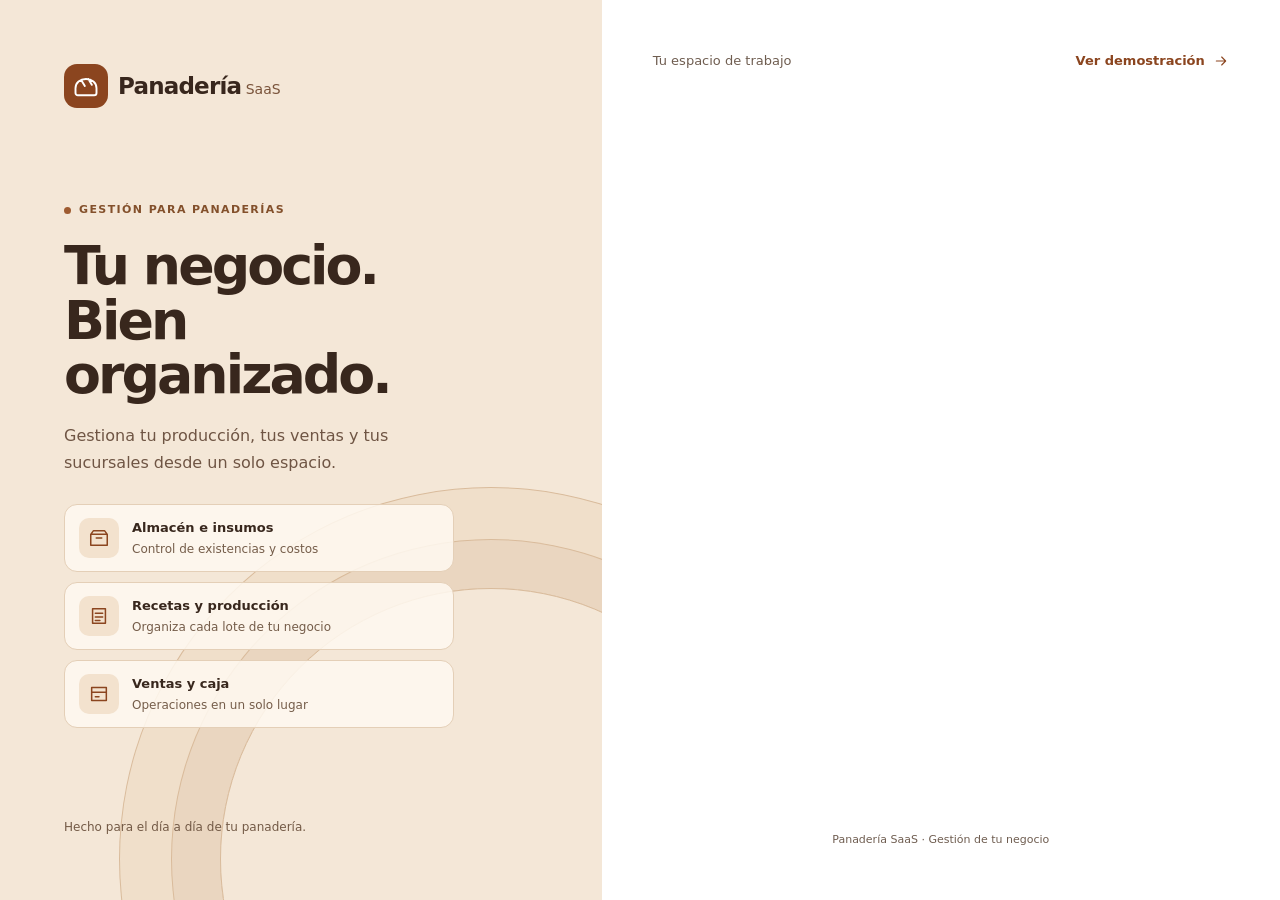
<file: admin.html>
<!doctype html>
<html lang="es"><head><meta charset="utf-8"><meta name="viewport" content="width=device-width,initial-scale=1"><meta name="referrer" content="no-referrer"><meta http-equiv="refresh" content="0;url=access.html"><title>Acceso | Panadería SaaS</title><link rel="stylesheet" href="assets/styles/portal.css"></head><body><main class="admin-layout"><div class="card"><h1>Iniciar sesión</h1><p>El acceso se realiza desde el portal único.</p><a class="primary link" href="access.html">Continuar</a></div></main></body></html>
</file>
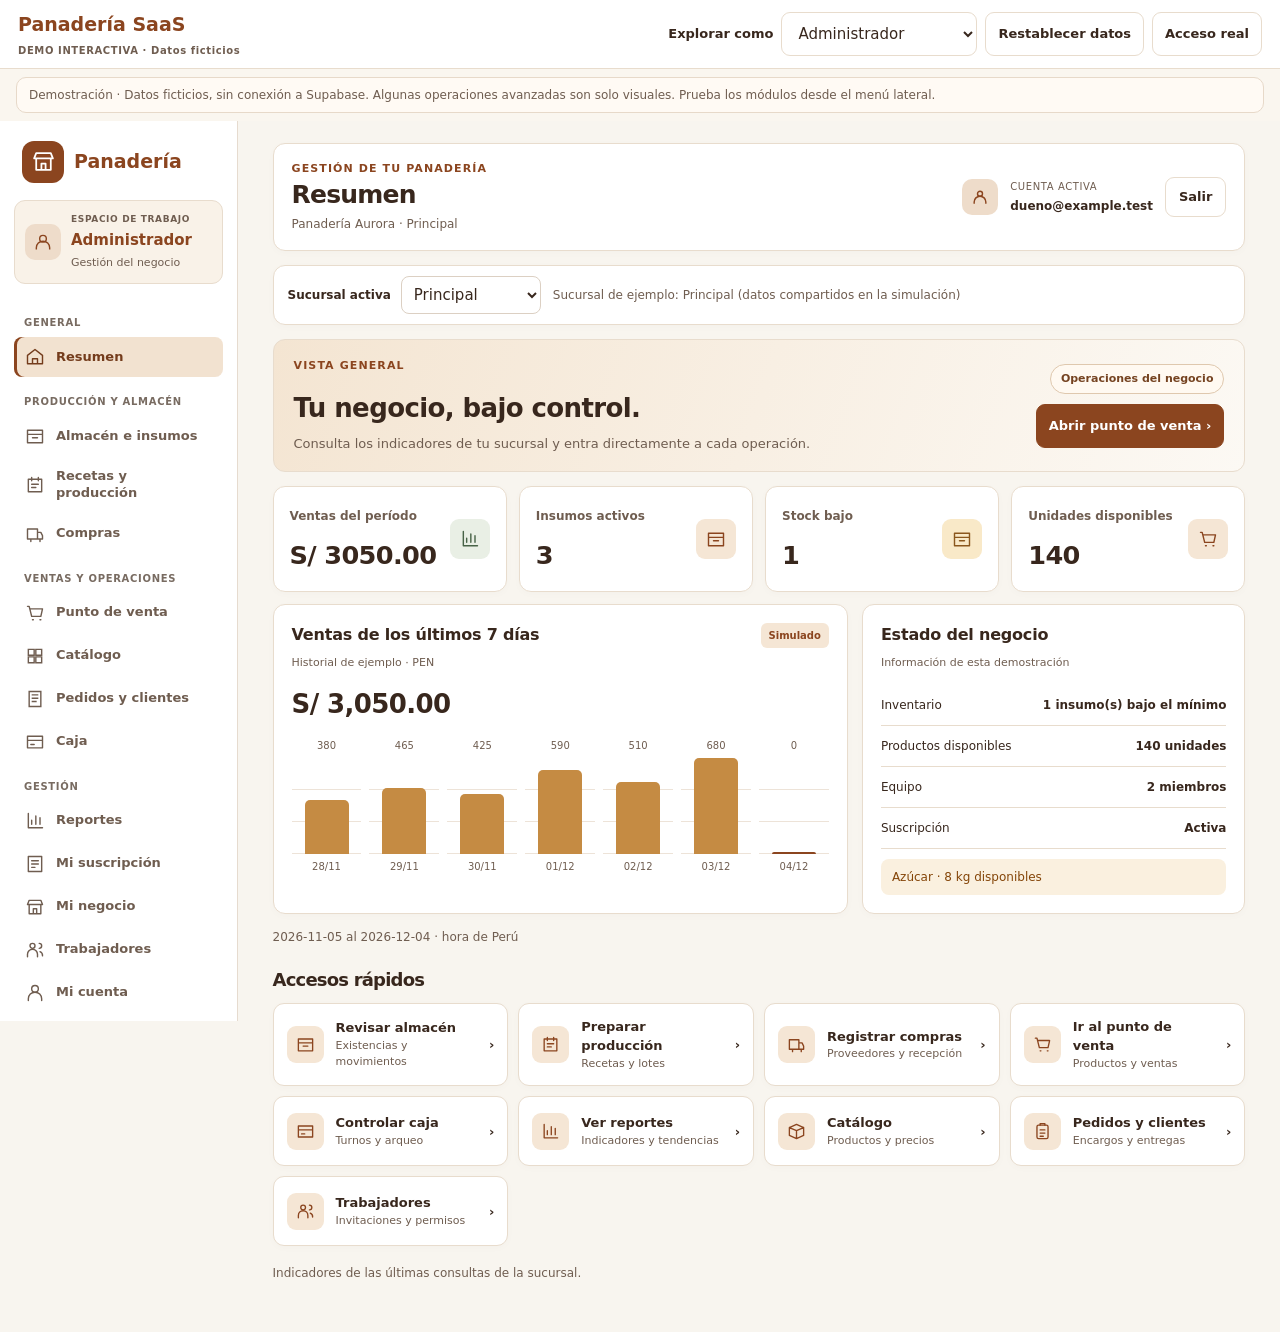
<file: demo.html>
<!doctype html>
<html lang="es"><head><meta charset="utf-8"><meta name="viewport" content="width=device-width,initial-scale=1"><meta name="referrer" content="no-referrer"><meta http-equiv="Content-Security-Policy" content="default-src 'self'; script-src 'self'; style-src 'self' 'unsafe-inline'; connect-src 'self'; img-src 'self' data:; object-src 'none'; base-uri 'self'; form-action 'none'"><title>Demostración por roles | Panadería SaaS</title><link rel="stylesheet" href="assets/styles/portal.css?v=20261127-4"><link rel="stylesheet" href="assets/styles/role-demo.css?v=20261127-4">
<script defer src="frontend/inventory/inventory-controller.js?v=20261127-4"></script>
<script defer src="frontend/recipes-production/production-controller.js?v=20261127-4"></script>
<script defer src="frontend/commerce/commerce-controller.js?v=20261127-4"></script>
<script defer src="frontend/commerce/catalog-orders-controller.js?v=20261127-4"></script>
<script defer src="frontend/cash-reports/finance-controller.js?v=20261127-4"></script>
<script defer src="frontend/dashboard/workspace-navigation.js?v=20261127-4"></script>
<script defer src="frontend/accounts/account-services.js?v=20261127-4"></script>
<script defer src="frontend/admin/billing-controller.js?v=20261127-4"></script>
<script defer src="frontend/admin/admin-controller.js?v=20261127-4"></script>
<script defer src="frontend/demo/role-demo-data.js?v=20261127-4"></script>
<script defer src="frontend/demo/role-demo-controller.js?v=20261127-4"></script>
</head><body class="role-demo" data-demo-version="20261127-4"><header class="role-demo-toolbar"><div><a href="index.html" class="role-demo-brand">Panadería SaaS</a><small>DEMO INTERACTIVA · Datos ficticios</small></div><div class="role-demo-actions"><label for="demo-role">Explorar como</label><select id="demo-role"><option value="platform">Superadministrador</option><option value="owner">Administrador</option><option value="employee">Trabajador</option></select><button id="demo-reset" type="button">Restablecer datos</button><a class="link" href="access.html">Acceso real</a></div></header><p id="demo-notice" role="status" aria-live="polite">Cargando la interfaz de demostración…</p><main id="demo-root"></main><noscript>Habilita JavaScript para explorar la demostración.</noscript></body></html>
</file>
<file: assets/styles/portal.css>
:root{color-scheme:light;--bg:#FAF6EF;--paper:#FFFFFF;--ink:#38271D;--muted:#6F5D50;--line:#E8DCCD;--brand:#8B451F;--tint:#F5E6D5;--accent:#C58B43}*{box-sizing:border-box}body{margin:0;background:var(--bg);color:var(--ink);font:15px/1.5 system-ui,sans-serif}a{color:var(--brand);text-decoration:none}a:hover{text-decoration:underline}.layout{min-height:100vh;display:grid;grid-template-columns:minmax(260px, .85fr) minmax(0,1.15fr)}.brand{padding:42px;display:flex;flex-direction:column;justify-content:space-between;gap:42px;background:var(--tint);border-right:1px solid var(--line)}.logo{display:flex;gap:10px;align-items:center;font-size:20px;font-weight:800}.mark{display:grid;place-items:center;width:42px;height:42px;background:var(--brand);color:white;border-radius:12px}.brand h1{font-size:clamp(32px,4.1vw,60px);line-height:1.08;letter-spacing:-.045em;max-width:480px;margin:0 0 18px}.brand p{max-width:390px}.eyebrow{color:var(--brand);font-size:11px;font-weight:800;letter-spacing:.1em}.workspace{padding:26px clamp(18px,5vw,70px);display:flex;flex-direction:column;gap:30px;justify-content:center}.top{display:flex;justify-content:space-between;align-items:center;gap:10px;font-size:12px}.badge{background:var(--tint);padding:5px 8px;border-radius:7px;color:var(--brand)}.card{width:100%;max-width:560px;align-self:center;background:var(--paper);border:1px solid var(--line);border-radius:18px;padding:clamp(20px,4vw,36px);box-shadow:0 5px 22px #62401e0c}h2{font-size:28px;letter-spacing:-.8px;margin:0 0 8px}h3{font-size:17px;margin:18px 0 10px}p,small{color:var(--muted)}p{margin:0 0 14px}form{display:grid;gap:9px}label{font-size:13px;font-weight:650}input,select,button,.link{font:inherit;border:1px solid var(--line);border-radius:9px;padding:11px 12px;min-height:44px;background:white;color:var(--ink)}input,select{width:100%;margin-bottom:7px}button,.link{cursor:pointer;font-weight:650;font-size:13px}button:hover{border-color:var(--brand)}button:disabled{opacity:.6;cursor:wait}.primary{background:var(--brand);color:white;border-color:var(--brand);text-align:center}.link{display:inline-block;margin-top:10px}.tabs{display:grid;grid-template-columns:1fr 1fr;gap:5px;background:var(--bg);padding:4px;border-radius:10px;margin:18px 0}.tabs button{background:transparent;border-color:transparent}.tabs button[aria-pressed=true]{background:white;border-color:var(--line);color:var(--brand)}.account-head{display:flex;align-items:flex-start;justify-content:space-between;gap:10px;overflow-wrap:anywhere}.business{width:100%;display:block;text-align:left;margin-top:8px}.business[aria-pressed=true]{background:var(--tint);border-color:var(--brand)}#branch-box{margin-top:20px}.notice,#status:not(:empty){background:var(--bg);border:1px solid var(--line);border-radius:9px;padding:12px;font-size:13px}.footer{text-align:center;font-size:11px} [hidden]{display:none!important}:focus-visible{outline:2px solid var(--brand);outline-offset:3px}@media(max-width:760px){.layout{grid-template-columns:1fr}.brand{padding:22px;gap:20px;border-right:0;border-bottom:1px solid var(--line)}.brand h1{font-size:32px}.brand small{display:none}.workspace{padding:20px 14px;gap:18px}.card{padding:20px}}
/* Authenticated inventory: light-only, warm bakery palette */
body:has(#account:not([hidden])) .layout{grid-template-columns:1fr}body:has(#account:not([hidden])) .brand{display:none}body:has(#account:not([hidden])) .workspace{max-width:1300px;width:100%;margin:auto;justify-content:flex-start;min-height:100vh;padding:24px}body:has(#account:not([hidden])) .card{max-width:none}.inventory-head{display:flex;align-items:flex-start;justify-content:space-between;gap:12px}.inventory-head h2{font-size:24px}.inventory-kpis{display:grid;grid-template-columns:repeat(3,minmax(0,1fr));gap:12px;margin:12px 0 20px}.inventory-kpis>div,.inventory-forms form{background:#FCF8F2;border:1px solid var(--line);border-radius:12px;padding:14px}.inventory-kpis strong{display:block;font-size:24px;color:var(--brand);font-variant-numeric:tabular-nums}.inventory-table{overflow:auto;border:1px solid var(--line);border-radius:10px;margin:8px 0}.inventory-table table{width:100%;border-collapse:collapse;white-space:nowrap;text-align:left;font-size:13px;font-variant-numeric:tabular-nums}.inventory-table th,.inventory-table td{padding:10px 12px;border-bottom:1px solid var(--line)}.inventory-table th{background:#FCF8F2;color:var(--muted);font-size:11px}.inventory-table tr:last-child td{border-bottom:0}.inventory-table tbody tr:hover{background:#FAF6EF}.inventory-table td[data-low="true"]{color:#844508;font-weight:700}.inventory-forms{display:grid;grid-template-columns:repeat(auto-fit,minmax(min(240px,100%),1fr));gap:12px;margin-top:18px}.inventory-forms h3{margin:0 0 6px}.inventory-forms button{align-self:end}.inventory-head p,.inventory-kpis small,#inv-count{font-size:12px}#inventory{border-top:1px solid var(--line);padding-top:24px;margin-top:22px}#inventory-message:not(:empty){background:#F5E6D5;color:var(--ink);padding:10px;border-radius:8px}#inv-search{max-width:360px}#inventory-content>h3{margin-top:24px}@media(max-width:600px){body:has(#account:not([hidden])) .workspace{padding:14px}.inventory-kpis{grid-template-columns:1fr;gap:6px}.inventory-kpis>div{display:flex;justify-content:space-between;align-items:center}.inventory-head{flex-wrap:wrap}.inventory-forms{grid-template-columns:1fr}}

#production-area{border-top:1px solid var(--line);padding-top:24px;margin-top:24px}.production-grid{display:grid;grid-template-columns:repeat(auto-fit,minmax(min(100%,320px),1fr));gap:14px}.production-grid>form,.production-preview{background:#FCF8F2;border:1px solid var(--line);border-radius:12px;padding:16px;min-width:0}.production-grid h3{margin:0 0 10px}.recipe-lines{display:grid;gap:8px}.recipe-line{display:grid;grid-template-columns:minmax(0,1fr) minmax(75px,.5fr) auto;gap:6px;align-items:end}.recipe-line label{min-width:0}.recipe-line select,.recipe-line input{margin-bottom:0}.recipe-line button{padding:8px;min-width:42px}.production-preview .inventory-kpis{grid-template-columns:repeat(2,minmax(0,1fr));gap:8px}.production-preview .inventory-kpis strong{font-size:18px}.confirmation{display:flex;align-items:center;gap:8px;margin:8px 0}.confirmation input{width:auto;min-height:0;margin:0}#production-message:not(:empty){background:#F5E6D5;padding:10px;border-radius:8px}#production-content>h3{margin-top:24px}#batch-ready[data-ready="false"]{color:#844508;font-weight:650}@media(max-width:450px){.recipe-line{grid-template-columns:1fr auto}.recipe-line label:first-child{grid-column:1/-1}.production-grid>form,.production-preview{padding:12px}.production-preview .inventory-kpis>div{display:block}}

#commerce-area{border-top:1px solid var(--line);padding-top:24px;margin-top:24px}#commerce-message:not(:empty){padding:10px;border-radius:8px;background:#F5E6D5}#commerce-content>h3{margin-top:24px}.commerce-line{display:grid;grid-template-columns:minmax(0,1fr) minmax(70px,.5fr) auto;gap:6px;align-items:end}.commerce-line.purchase-line{grid-template-columns:minmax(0,1fr) minmax(70px,.45fr) minmax(75px,.5fr) auto}.commerce-line label{min-width:0}.commerce-line input,.commerce-line select{margin:0}.commerce-line button{padding:8px}.commerce-line small{grid-column:1/-1}#sale-total,#purchase-total{font-weight:750;color:var(--brand)}@media(max-width:650px){.commerce-line,.commerce-line.purchase-line{grid-template-columns:1fr 1fr auto}.commerce-line label:first-child{grid-column:1/-1}}

#finance-area{border-top:1px solid var(--line);padding-top:24px;margin-top:24px}#finance-message:not(:empty){background:#F5E6D5;padding:10px;border-radius:8px}.finance-kpis{grid-template-columns:repeat(3,minmax(0,1fr))}.finance-kpis strong{font-size:20px;overflow-wrap:anywhere}.finance-form{background:#FCF8F2;border:1px solid var(--line);border-radius:12px;padding:16px;max-width:520px}.finance-form h3{margin:0}.finance-report-head{margin-top:26px}.finance-report-head h3{margin:0}.finance-chart{max-height:330px;overflow:auto;padding:12px;border:1px solid var(--line);border-radius:10px;display:grid;gap:8px}.fin-bar-row{display:grid;grid-template-columns:90px 1fr minmax(85px,auto);align-items:center;gap:8px;font-size:12px}.fin-bar-track{height:12px;background:#F5E6D5;border-radius:6px;overflow:hidden}.fin-bar{height:100%;background:var(--brand);border-radius:6px}.fin-bar-value{text-align:right;font-variant-numeric:tabular-nums}@media(max-width:650px){.finance-kpis{grid-template-columns:1fr 1fr}.finance-kpis>div{display:block}.finance-kpis strong{font-size:16px}.fin-bar-row{grid-template-columns:65px 1fr minmax(65px,auto)}}
#own-subscription{background:#FCF8F2;border:1px solid var(--line);border-radius:12px;padding:14px;margin:16px 0}#own-subscription h3{margin:0 0 8px}#own-subscription p{margin:5px 0}.admin-layout{max-width:1180px;margin:auto;padding:22px}.admin-layout .card{max-width:none;margin:24px auto}.admin-layout .admin-login-card{max-width:460px}.admin-toolbar{display:flex;align-items:center;justify-content:space-between;gap:12px;flex-wrap:wrap}.admin-filters{display:grid;grid-template-columns:2fr 1fr 1fr;gap:10px;margin:16px 0}.admin-kpis{grid-template-columns:repeat(5,minmax(0,1fr))}.admin-kpis strong{font-size:24px}.admin-editor{margin-top:20px;background:#FCF8F2;border:1px solid var(--line);padding:18px;border-radius:12px}.admin-editor form{max-width:600px}.admin-editor h3{margin:0 0 8px}.admin-plan-grid{display:grid;grid-template-columns:repeat(3,minmax(0,1fr));gap:10px}.admin-plan-grid>div{border:1px solid var(--line);padding:12px;border-radius:10px}.admin-layout td button{min-height:36px;padding:6px 10px}.admin-layout td[data-state="expired"],.admin-layout td[data-state="suspended"],.admin-layout td[data-state="cancelled"]{color:#844508;font-weight:700}.admin-layout .top{flex-wrap:wrap}.admin-layout #admin-message:not(:empty){background:#F5E6D5;padding:10px;border-radius:8px}@media(max-width:700px){.admin-layout{padding:12px}.admin-filters,.admin-plan-grid{grid-template-columns:1fr}.admin-kpis{grid-template-columns:1fr 1fr}.admin-kpis>div{display:block}.admin-layout .card{padding:14px}}

/* Phase 8: light authenticated workspace */
body:has(#account:not([hidden])) .workspace{max-width:none;padding:0;gap:0;min-height:100vh}body:has(#account:not([hidden])) .workspace>.top,body:has(#account:not([hidden])) .workspace>.footer{display:none}body:has(#account:not([hidden])) .workspace>.card{border:0;border-radius:0;background:transparent;box-shadow:none;padding:0;width:100%}body:has(#account:not([hidden])) #status:not(:empty){margin:12px 18px}
#workspace-shell{display:grid;grid-template-columns:224px minmax(0,1fr);min-height:100vh}.saas-sidebar{position:sticky;top:0;align-self:start;height:100vh;overflow-y:auto;display:flex;flex-direction:column;gap:14px;padding:20px 12px;background:var(--paper);border-right:1px solid var(--line)}.saas-sidebar .logo{font-size:19px;padding:0 8px}.saas-sidebar .mark svg{width:25px;height:25px}.sidebar-label{font-size:10px;letter-spacing:.08em;font-weight:750;margin:12px 8px 0}.saas-nav{display:grid;gap:4px}.saas-nav button{display:flex;align-items:center;gap:10px;border:0;text-align:left;min-height:42px;padding:9px 12px;background:transparent;color:var(--muted);white-space:nowrap}.saas-nav svg,.overview-links svg{width:20px;height:20px;flex:none}.saas-nav button:hover{background:#FCF8F2}.saas-nav button[aria-current="page"]{background:var(--tint);color:var(--brand);box-shadow:inset 3px 0 var(--brand)}.saas-nav button:disabled{cursor:not-allowed;opacity:.4}.sidebar-bottom{margin-top:auto;display:grid;gap:8px;padding:12px 8px;border-top:1px solid var(--line);font-size:12px}
.saas-main{min-width:0;max-width:1480px;width:100%;padding:24px 30px;margin:0 auto}.saas-header{display:flex;justify-content:space-between;align-items:center;gap:16px;border-bottom:1px solid var(--line);padding-bottom:16px}.saas-header h1{font-size:27px;letter-spacing:-.8px;margin:0}.saas-header p{margin:2px 0}.saas-user{display:flex;gap:12px;align-items:center;min-width:0}.saas-user small{overflow-wrap:anywhere}.scope-toolbar{display:flex;gap:14px;align-items:end;background:var(--paper);border:1px solid var(--line);padding:10px 14px;border-radius:10px;margin-bottom:18px}.scope-toolbar>div{min-width:180px;max-width:320px}.scope-toolbar select{margin:0;min-height:38px;padding:8px}.scope-toolbar p{font-size:12px;margin:0 0 8px}
.route-off{display:none!important}.route-card,#workspace-shell #inventory,#workspace-shell #production-area,#workspace-shell #commerce-area,#workspace-shell #finance-area{background:var(--paper);border:1px solid var(--line);border-radius:14px;padding:20px;margin:18px 0;min-width:0}.route-card #businesses{display:grid;grid-template-columns:repeat(auto-fit,minmax(min(100%,220px),1fr));gap:8px}.route-card .business{margin:0}.saas-main #onboard{background:var(--paper);padding:20px;border-radius:14px;border:1px solid var(--line);margin-top:16px;max-width:520px}.saas-main .inventory-head h2{font-size:20px}.saas-main .inventory-kpis{margin-top:10px}.saas-main .inventory-kpis>div{background:#FCF8F2}.saas-main .production-grid{grid-template-columns:repeat(auto-fit,minmax(min(100%,340px),1fr))}.saas-main .production-grid>.route-part>form{background:#FCF8F2;border:1px solid var(--line);border-radius:12px;padding:16px}.saas-main .production-grid>.route-part:has(>form[hidden]){display:none}.saas-main .production-grid:has(>.route-part):not(:has(>.route-part:not(.route-off)>form:not([hidden]))):not(:has(>.production-preview:not(.route-off))){display:none}
.welcome-panel{background:linear-gradient(115deg,#F5E6D5,#FCF8F2);border:1px solid var(--line);border-radius:14px;padding:24px}.welcome-panel h2{font-size:25px;margin:0 0 6px}.welcome-panel p:last-child{margin:0}.overview-kpis{display:grid;grid-template-columns:repeat(4,minmax(0,1fr));gap:12px;margin:18px 0 8px}.overview-kpi{background:white;border:1px solid var(--line);border-radius:12px;padding:14px;display:grid;gap:8px;min-width:0}.overview-kpi strong{font-size:22px;overflow-wrap:anywhere}.overview-icon{width:34px;height:34px;display:grid;place-items:center;border-radius:9px;background:var(--tint);color:var(--brand)}.overview-icon svg{width:20px;height:20px}.overview-period{font-size:12px}.overview-links{display:grid;grid-template-columns:repeat(3,minmax(0,1fr));gap:10px;margin-bottom:18px}.overview-links button{display:flex;align-items:center;gap:12px;text-align:left;min-width:0;padding:14px}.overview-links button>span:nth-child(2){display:grid;flex:1;min-width:0;white-space:normal}.overview-links button small{font-size:11px;font-weight:400}.overview-links svg{color:var(--brand)}.section-title{font-size:18px;margin:20px 0 10px}.saas-main .inventory-table{max-width:100%}.saas-main #own-subscription{background:var(--paper);padding:20px}.saas-main .inventory-head p{margin:4px 0}.admin-layout{max-width:1340px}.admin-layout .admin-toolbar h1{font-size:25px;letter-spacing:-.6px}
@media(max-width:1100px){.overview-kpis{grid-template-columns:repeat(2,minmax(0,1fr))}.overview-links{grid-template-columns:repeat(2,minmax(0,1fr))}.saas-main{padding:20px}}
@media(max-width:760px){#workspace-shell{grid-template-columns:minmax(0,1fr)}.saas-sidebar{position:sticky;z-index:5;top:0;height:auto;padding:8px 12px;gap:8px;border-right:0;border-bottom:1px solid var(--line)}.saas-sidebar .logo{font-size:17px;padding:0}.saas-sidebar .mark{width:30px;height:30px}.saas-sidebar .mark svg{width:20px;height:20px}.sidebar-label,.sidebar-bottom{display:none}.saas-nav{display:flex;overflow-x:auto;scrollbar-width:thin;gap:4px;padding-bottom:3px}.saas-nav button{flex:none;min-height:44px;padding:8px 10px}.saas-nav button[aria-current="page"]{box-shadow:inset 0 -3px var(--brand)}.saas-nav svg{width:17px;height:17px}.saas-main{padding:14px;min-width:0}.saas-header{align-items:flex-start;flex-wrap:wrap}.saas-header h1{font-size:23px}.saas-user{width:100%;justify-content:space-between}.scope-toolbar{flex-wrap:wrap;gap:6px}.scope-toolbar>div{width:100%;max-width:none;min-width:0}.scope-toolbar p{margin:0}.overview-kpis{gap:8px}.overview-kpi{padding:12px}.overview-kpi strong{font-size:18px}.overview-links{grid-template-columns:1fr}.welcome-panel{padding:16px}.welcome-panel h2{font-size:21px}.route-card,#workspace-shell #inventory,#workspace-shell #production-area,#workspace-shell #commerce-area,#workspace-shell #finance-area{padding:14px}.saas-main .inventory-head h2{font-size:18px}}
@media(prefers-reduced-motion:reduce){*{scroll-behavior:auto!important;transition:none!important}}

.service-row{display:flex;align-items:center;gap:12px;justify-content:space-between;border-bottom:1px solid var(--line);padding:12px 0;flex-wrap:wrap}.service-row>div{flex:1;min-width:160px;overflow-wrap:anywhere;display:grid;gap:4px}.service-row small{display:block}.service-row form{flex:1;min-width:220px}.service-row:last-child{border-bottom:0}#admin-billing{margin:24px 0;padding-top:18px;border-top:1px solid var(--line)}#admin-billing .admin-plan-grid{grid-template-columns:repeat(auto-fit,minmax(min(100%,280px),1fr))}#admin-billing form{padding:12px;background:#FCF8F2;border-radius:10px;border:1px solid var(--line)}

.auth-links{display:flex;flex-wrap:wrap;gap:8px;margin-top:12px}.auth-secret{display:block;background:#FAF6EF;padding:12px;overflow-wrap:anywhere;margin:12px 0;border:1px solid var(--line);border-radius:8px;user-select:all}#auth-flow,#admin-auth-flow{margin:14px 0}#auth-flow>button,#admin-auth-flow>button{margin:6px 6px 6px 0}#auth-flow label,#admin-auth-flow label{display:block}

.recipe-line{grid-template-columns:minmax(0,2fr) minmax(0,1fr) minmax(0,1fr) auto}.commerce-line.purchase-line{grid-template-columns:minmax(0,2fr) minmax(0,1fr) minmax(0,1fr) minmax(0,1fr) auto}@media(max-width:760px){.recipe-line,.commerce-line.purchase-line{grid-template-columns:repeat(2,minmax(0,1fr))}}

.commerce-line.purchase-line{grid-template-columns:repeat(3,minmax(0,1fr))}.commerce-line.purchase-line button{justify-self:start}#waste-form{max-width:560px;margin:16px 0}#entry-lot[hidden]{display:none}@media(max-width:760px){.commerce-line.purchase-line{grid-template-columns:repeat(2,minmax(0,1fr))}}

.permission-grid{display:grid;grid-template-columns:repeat(auto-fit,minmax(145px,1fr));gap:6px 12px}.permission-grid .confirmation{display:flex;align-items:center;gap:8px;font-size:.9rem;margin:0}.permission-grid input[type=checkbox]{width:auto;flex:none}.permission-editor{border:1px solid var(--line);border-radius:10px;padding:12px;margin:0 0 14px}.permission-editor button{margin-top:10px}
[data-nav][hidden]{display:none!important}

#branch-create-form{display:flex;flex-wrap:wrap;align-items:end;gap:8px}#branch-create-form[hidden]{display:none}#branch-create-form input{width:min(230px,100%)}#branch-create-form small{flex-basis:100%}

/* Compact light-theme storefront and cart. */
.pos-layout{display:grid;grid-template-columns:minmax(0,1.4fr) minmax(260px,1fr);gap:16px;align-items:start}
.pos-products{display:grid;grid-template-columns:repeat(auto-fit,minmax(145px,1fr));gap:10px;margin:12px 0;max-height:440px;overflow:auto;padding:2px}
.pos-product{display:flex!important;flex-direction:column;align-items:flex-start!important;gap:8px;min-height:105px;background:#fff!important;text-align:left;border:1px solid #e4d6c5!important;padding:14px!important;border-radius:12px!important}
.pos-product:hover:not(:disabled){border-color:#8B451F!important;background:#fff8ef!important}
.pos-product small{color:#6F5D50;font-size:.78rem}.pos-product b{color:#8B451F;font-size:1.12rem;margin-top:auto}
.pos-cart{background:#fcf8f2;border:1px solid #e8dccd;border-radius:14px;padding:16px}
.pos-cart .commerce-line{grid-template-columns:minmax(0,1fr) 75px auto}
.pos-cart #sale-total{font-size:1.3rem;font-weight:700;color:#8B451F}
.order-line{display:grid;grid-template-columns:minmax(0,1fr) 75px auto;gap:8px;margin:8px 0}
#order-rows td:last-child{min-width:155px}#order-rows td:last-child button,#order-rows td:last-child select{margin:3px 0;width:100%;white-space:normal}
@media(max-width:800px){.pos-layout{grid-template-columns:1fr}.pos-products{max-height:330px}.pos-cart .commerce-line{grid-template-columns:minmax(0,1fr) 65px auto}}

/* Private platform workspace uses the same session and full-width layout. */
body:has(#platform-workspace:not([hidden])) .layout{grid-template-columns:1fr}
body:has(#platform-workspace:not([hidden])) .brand,body:has(#platform-workspace:not([hidden])) .workspace>.top,body:has(#platform-workspace:not([hidden])) .workspace>.footer{display:none}
body:has(#platform-workspace:not([hidden])) .workspace{max-width:none;width:100%;padding:0;gap:0;justify-content:flex-start;min-height:100vh}
#platform-workspace{width:100%;min-width:0}

/* Login-only refresh: authenticated business/platform layouts remain unchanged. */
.login-portal:not(:has(#account:not([hidden]),#platform-workspace:not([hidden]))) .layout{grid-template-columns:minmax(330px, .94fr) minmax(0,1.06fr);min-height:100svh;background:#fff}
.login-brand{position:relative;isolation:isolate;overflow:hidden;background:#f4e7d7;padding:clamp(32px,5vw,76px);border:0;gap:40px}
.login-brand::after{content:"";position:absolute;z-index:-1;inset:auto -160px -230px auto;width:540px;height:540px;border:1px solid #d9bb9b;border-radius:50%;box-shadow:0 0 0 48px #ead6c0,0 0 0 49px #d9bb9b,0 0 0 100px #f0dfca,0 0 0 101px #d9bb9b;pointer-events:none}
.login-logo{font-size:23px;letter-spacing:-.8px;color:#38271d}.login-logo .mark{width:44px;height:44px;background:#8B451F;border-radius:13px}.login-logo svg{width:28px;height:28px}.logo-saas{font-weight:500;font-size:14px;color:#79533a;letter-spacing:0}
.login-story{width:100%;max-width:460px}.brand-kicker{display:inline-flex;align-items:center;gap:8px;font-size:11px;letter-spacing:1.4px;font-weight:750;color:#83502b;margin-bottom:20px}.brand-kicker>span{width:7px;height:7px;border-radius:50%;background:#9e5b30}
.login-story h1{font-size:clamp(40px,4.2vw,64px);font-weight:750;line-height:1.02;letter-spacing:-.055em;margin:0 0 20px;color:#38271d}.login-story>p{font-size:16px;line-height:1.65;color:#6f5544;max-width:360px;margin:0 0 28px}
.brand-modules{display:grid;gap:10px;max-width:390px}.brand-modules>div{display:flex;align-items:center;gap:13px;border:1px solid #e4cfb7;background:#fff9f1d9;border-radius:13px;padding:13px 14px;min-width:0}.module-icon{display:grid;place-items:center;width:40px;height:40px;border-radius:10px;background:#f3e2ce;color:#8b451f;flex:none}.module-icon svg{width:22px;height:22px}.brand-modules>div>span:last-child{display:grid;gap:2px;min-width:0}.brand-modules strong{font-size:13px;font-weight:700}.brand-modules small{font-size:12px;color:#755d4a}.brand-footer{font-size:12px;color:#735a46}
.login-portal:not(:has(#account:not([hidden]),#platform-workspace:not([hidden]))) .login-workspace{justify-content:space-between;padding:clamp(24px,4vw,54px);gap:24px;background:#fff;min-width:0}
.login-workspace>.top{font-size:13px}.login-top-note{color:var(--muted)}.demo-link{display:flex;align-items:center;gap:8px;font-weight:650;white-space:nowrap}.demo-link svg{width:16px;height:16px}
.login-portal:not(:has(#account:not([hidden]),#platform-workspace:not([hidden]))) #portal-card{max-width:425px;border:0;box-shadow:none;border-radius:0;padding:12px 0;background:transparent}
.auth-heading{margin-bottom:24px}.auth-kicker{display:block;color:#8B451F;letter-spacing:1.2px;font-size:11px;font-weight:800;margin-bottom:9px}.auth-heading h2{font-size:clamp(31px,3.2vw,40px);line-height:1.16;letter-spacing:-1.7px;color:#38271d;margin:0 0 8px}.auth-heading p{font-size:14px;color:#6f5d50;margin:0}
#auth .tabs{background:#f6f1eb;border:1px solid #eee4d9;padding:4px;margin:0 0 24px;gap:4px;border-radius:11px}#auth .tabs button{min-height:42px;font-size:13px;border-radius:8px;font-weight:650}#auth .tabs button[aria-pressed=true]{box-shadow:0 1px 4px #38271d0c;color:#8b451f}
#auth-form{gap:18px}.auth-field{display:grid;gap:7px}.field-title{display:flex;justify-content:space-between;align-items:center;gap:8px;flex-wrap:wrap}.auth-field label{font-size:13px;font-weight:700;color:#38271d}.auth-input{display:flex;align-items:center;min-width:0;border:1px solid #dfd2c4;border-radius:11px;padding:0 13px;background:#fff;transition:border-color .16s,box-shadow .16s;gap:10px}.auth-input:focus-within{border-color:#8b451f;box-shadow:0 0 0 3px #8b451f19}.auth-input>svg{width:19px;height:19px;color:#977b64;flex:none}.auth-input input{min-width:0;flex:1;border:0;outline:none;box-shadow:none;margin:0;padding:0;min-height:50px;background:transparent;font-size:15px;border-radius:0}.auth-input input:focus-visible{outline:none}.auth-input input::placeholder{color:#9b8b7d;font-size:13px}
#auth .text-button{background:none;border:0;color:#8b451f;padding:3px 0;font-size:12px;font-weight:650;min-height:32px;border-radius:4px;text-align:left}#auth .text-button:hover{text-decoration:underline}.password-toggle{display:grid;place-items:center;border:0;background:transparent;padding:0;width:36px;min-width:36px;height:40px;min-height:40px;color:#795f4e}.password-toggle svg{width:20px;height:20px;display:block}.password-toggle .eye-closed{display:none}.password-toggle[aria-pressed=true] .eye-open{display:none}.password-toggle[aria-pressed=true] .eye-closed{display:block}
.signup-note,#password-hint{font-size:12px;line-height:1.5}
#auth .auth-submit{display:flex;justify-content:center;align-items:center;gap:10px;min-height:52px;border-radius:11px;font-size:14px;background:#8b451f;box-shadow:0 3px 8px #8b451f24;transition:background .16s}#auth .auth-submit:hover:not(:disabled){background:#743719}.submit-arrow svg{display:block;width:18px;height:18px}.is-busy .submit-arrow{display:none}.auth-spinner{width:17px;height:17px;border:2px solid #ffffff66;border-top-color:#fff;border-radius:50%;animation:auth-spin .8s linear infinite}@keyframes auth-spin{to{transform:rotate(360deg)}}
#auth .auth-links{justify-content:center;margin-top:12px}.auth-trust{display:flex;justify-content:center;align-items:center;gap:8px;border-top:1px solid #efe5db;margin-top:20px;padding-top:18px;color:#756458;font-size:11px;line-height:1.5}.auth-trust svg{width:18px;height:18px;flex:none;color:#8b451f}
#auth:has(#auth-flow:not([hidden])) .auth-heading,#auth:has(#auth-flow:not([hidden])) .tabs,#auth:has(#auth-flow:not([hidden])) .auth-links{display:none}
#auth-flow{margin:0}#auth-flow>h3{font-size:27px;line-height:1.2;letter-spacing:-.7px;margin:0 0 10px}#auth-flow>p{font-size:14px;margin-bottom:22px}#auth-flow form{gap:12px}#auth-flow form input,#auth-flow form select{margin-top:6px;min-height:50px;border-radius:11px;font-size:15px}#auth-flow .primary{min-height:50px;border-radius:11px}#auth-flow>button{margin-top:12px}
.login-workspace>#portal-card>#status:not(:empty){border:1px solid #e9d4bc;background:#fff8ed;color:#684321;line-height:1.5;border-radius:10px;margin-bottom:18px;padding:12px;font-size:13px}
@media(max-width:800px){.login-portal:not(:has(#account:not([hidden]),#platform-workspace:not([hidden]))) .layout{grid-template-columns:1fr;align-content:start}.login-brand{padding:20px 24px;gap:0;border-bottom:1px solid #e8dccd}.login-brand::after,.login-story,.brand-footer{display:none!important}.login-logo{font-size:21px}.login-logo .mark{width:39px;height:39px}.login-portal:not(:has(#account:not([hidden]),#platform-workspace:not([hidden]))) .login-workspace{min-height:calc(100svh - 80px);padding:22px 24px;gap:22px}.login-portal:not(:has(#account:not([hidden]),#platform-workspace:not([hidden]))) #portal-card{padding:4px 0}.auth-heading{margin-bottom:20px}.auth-heading h2{font-size:32px}.login-workspace .top{max-width:425px;width:100%;align-self:center}.auth-input input{font-size:16px}.auth-input input::placeholder{font-size:14px}}
@media(max-width:360px){.login-portal:not(:has(#account:not([hidden]),#platform-workspace:not([hidden]))) .login-workspace{padding:18px 16px}.login-top-note{display:none}.login-workspace .top{justify-content:flex-end}.field-title{align-items:flex-start}}
@media(prefers-reduced-motion:reduce){.auth-spinner{animation:none}.auth-input,#auth .auth-submit{transition:none}}

/* Private platform: independent, responsive, warm-light dashboard. */
body:has(#platform-workspace:not([hidden])) .layout{display:block;min-width:0}
body:has(#platform-workspace:not([hidden])) .login-workspace{display:block;min-width:0;max-width:none;padding:0}
#platform-workspace.admin-layout{width:100%;max-width:1440px;min-width:0;margin:0 auto;padding:clamp(16px,3vw,36px)}
.platform-panel{width:100%;min-width:0;display:grid;gap:20px;color:var(--ink)}
.platform-panel svg{display:block;width:20px;height:20px;flex:none}
.platform-header{display:flex;justify-content:space-between;align-items:center;gap:20px;padding:22px 24px;background:linear-gradient(115deg,#fff,#f6e7d6);border:1px solid var(--line);border-radius:18px;min-width:0}
.platform-identity{display:flex;align-items:flex-start;gap:15px;min-width:0}.platform-identity>div{min-width:0}.platform-brand-icon{display:grid;place-items:center;width:48px;height:48px;border-radius:13px;background:#8B451F;color:white;flex:none}.platform-brand-icon svg{width:27px;height:27px}
.platform-header .eyebrow{margin:0 0 5px}.platform-header h1{font-size:clamp(23px,3vw,31px);letter-spacing:-.8px;line-height:1.2;margin:0 0 10px}
.platform-account{display:flex;flex-wrap:wrap;gap:8px 14px;align-items:center;margin:0;font-size:12px;overflow-wrap:anywhere}.platform-role{display:inline-flex;align-items:center;gap:5px;color:#754321;font-weight:700;background:#f3dfc9;padding:4px 9px;border-radius:20px}.platform-role svg{width:15px;height:15px}
.platform-actions{display:flex;gap:8px;flex:none}.platform-actions button{display:flex;align-items:center;justify-content:center;gap:8px;min-height:44px}.platform-actions #admin-logout{background:#8B451F;color:white;border-color:#8B451F}
.platform-nav{display:grid;grid-template-columns:repeat(4,minmax(0,1fr));gap:5px;background:white;border:1px solid var(--line);border-radius:13px;padding:5px;min-width:0}
.platform-nav button{display:flex;align-items:center;justify-content:center;gap:9px;min-width:0;border:0;background:none;color:#6F5D50;font-size:14px;min-height:48px;padding:8px}
.platform-nav button[aria-current=page]{background:#f2e3d1;color:#82411d;font-weight:750}
.platform-section{min-width:0;display:grid;gap:18px}.platform-section-heading{display:flex;align-items:center;justify-content:space-between;gap:12px;flex-wrap:wrap}.platform-section-heading h2,.platform-card h2{display:flex;align-items:center;gap:9px;font-size:21px;line-height:1.3;letter-spacing:-.4px;margin:0 0 6px}.platform-section-heading p,.platform-card p{font-size:14px;margin:0}.platform-section-heading .eyebrow{font-size:11px;margin:0 0 5px}
.platform-kpis{display:grid;grid-template-columns:repeat(5,minmax(0,1fr));gap:12px;min-width:0}.platform-kpi{display:flex;flex-direction:column;align-items:flex-start;gap:10px;padding:18px;min-width:0;min-height:140px;border:1px solid var(--line);border-radius:14px;background:#fff}
.platform-kpi-icon{display:grid;place-items:center;width:36px;height:36px;border-radius:10px;background:#f4e6d6;color:#8B451F}.platform-kpi small{font-weight:600;font-size:12px;line-height:1.4}.platform-kpi strong{font-size:32px;font-weight:750;line-height:1.1;margin-top:auto;font-variant-numeric:tabular-nums}
.platform-kpi[data-kpi=active] .platform-kpi-icon{background:#e7eee1;color:#466338}.platform-kpi[data-kpi=trial] .platform-kpi-icon{background:#f8ebc8;color:#805817}.platform-kpi[data-kpi=expired] .platform-kpi-icon,.platform-kpi[data-kpi=inactive] .platform-kpi-icon{background:#f6e2df;color:#a04a3d}
.platform-card{min-width:0;background:white;border:1px solid var(--line);border-radius:16px;padding:clamp(15px,2.4vw,24px)}
.platform-card>.platform-section-heading{margin-bottom:18px}.platform-plans{display:grid;grid-template-columns:repeat(3,minmax(0,1fr));gap:12px}.platform-plan{background:#fcf8f2;border:1px solid #ebdfd1;border-radius:12px;padding:18px;min-width:0}.platform-plan h3{margin:0 0 10px;font-size:17px}.platform-plan-cap{display:block;font-size:20px;font-weight:700;color:#8b451f;line-height:1.2;margin-bottom:5px}.platform-plan p{font-size:12px}
.platform-link{border:0;background:none;color:#8b451f;text-decoration:underline;text-underline-offset:3px;padding:7px;min-height:44px;font-size:13px}
.platform-shortcuts{display:grid;grid-template-columns:1fr 1fr;gap:20px}.platform-shortcuts>div{min-width:0;display:grid;align-content:start;justify-items:start;gap:9px}.platform-shortcuts>div+div{border-left:1px solid var(--line);padding-left:20px}.platform-shortcuts button{margin-top:3px;color:#8b451f}
.platform-panel .admin-filters{margin:0 0 8px;grid-template-columns:minmax(0,2fr) minmax(0,1fr) minmax(0,1fr);gap:12px}.platform-panel .admin-filters>div{min-width:0}.platform-panel input:not([type=checkbox]),.platform-panel select,.platform-panel textarea{width:100%;min-width:0;max-width:100%;font:inherit;font-size:16px;padding:11px 12px;border:1px solid #ddcfc0;border-radius:9px;background:#fff;color:var(--ink);min-height:44px;margin:5px 0 8px}.platform-panel textarea{resize:vertical;line-height:1.5}
.platform-filter-footer{display:flex;justify-content:space-between;align-items:center;gap:8px}.platform-filter-footer p{font-size:12px}.platform-client-table{max-width:100%;overflow:auto}.platform-client-table td[data-state]{font-weight:700}.platform-client-table td[data-state=active]{color:#42603b}.platform-client-table td[data-state=trial]{color:#865d16}
.platform-empty,.platform-empty-row{display:grid!important;justify-items:center;text-align:center;gap:8px;padding:36px 16px!important;background:#fcf8f2;border:1px dashed #e5d5c4;border-radius:12px}.platform-empty>svg{width:42px;height:42px;color:#a97b51}.platform-empty strong{font-size:16px}.platform-empty p{max-width:330px;font-size:13px}.platform-empty[hidden]{display:none!important}.platform-empty-row>div{justify-items:center;min-width:0!important}
.platform-panel #admin-billing{border:1px solid var(--line);margin:0;padding:clamp(15px,2.4vw,24px)}
.platform-notice{display:flex;align-items:flex-start;gap:10px;padding:12px;background:#faf0df;border:1px solid #efdfc7;border-radius:10px;color:#805326;margin-bottom:16px}.platform-notice p{font-size:13px;color:inherit}
.platform-billing-grid{display:grid;grid-template-columns:1fr 1fr;gap:14px}.platform-billing-grid form{min-width:0;align-content:start;background:#fcf8f2!important;padding:18px!important}.platform-billing-grid form h3{display:flex;align-items:center;gap:9px;margin:0 0 8px;font-size:17px}.platform-billing-grid h3 svg{color:#8b451f}.platform-billing-grid form .primary{margin-top:auto;min-height:46px}.platform-billing-grid form label{margin-top:4px}
.platform-switch{display:flex;align-items:center;gap:10px;cursor:pointer;min-height:44px}.platform-switch input[type=checkbox]{appearance:none;width:42px;height:24px;min-height:24px;flex:none;border:1px solid #b6a89c;border-radius:20px;background:#c6bbb2;position:relative;padding:0;margin:0;cursor:pointer}.platform-switch input[type=checkbox]::after{content:"";position:absolute;width:18px;height:18px;left:2px;top:2px;border-radius:50%;background:#fff}.platform-switch input[type=checkbox]:checked{background:#8B451F;border-color:#8B451F}.platform-switch input[type=checkbox]:checked::after{left:20px}
.platform-panel #admin-payments .service-row:not(.platform-empty-row){padding:16px 0;align-items:flex-start}.platform-panel #admin-payments .service-row>form{min-width:min(100%,260px)}.platform-panel #admin-payments form button{background:#8b451f;border-color:#8b451f;color:white}
.platform-panel #admin-message:not(:empty),.platform-panel #admin-billing-message:not(:empty){padding:12px;background:#f4e6d6;border-radius:10px;margin:0 0 14px;overflow-wrap:anywhere}.platform-panel #admin-message:empty,.platform-panel #admin-billing-message:empty{display:none}.platform-footer{display:flex;align-items:flex-start;gap:9px;padding:20px 4px 5px;color:#786354}.platform-footer small{font-size:12px}.platform-footer svg{width:18px;height:18px}
@media(max-width:850px){.platform-header{flex-wrap:wrap}.platform-kpis{grid-template-columns:repeat(3,minmax(0,1fr))}.platform-header h1{font-size:25px}}
@media(max-width:600px){#platform-workspace.admin-layout{padding:14px}.platform-panel{gap:14px}.platform-header{padding:16px;gap:14px}.platform-identity{gap:10px}.platform-brand-icon{width:38px;height:38px;border-radius:10px}.platform-brand-icon svg{width:23px;height:23px}.platform-header h1{font-size:21px}.platform-account{font-size:12px}.platform-actions{width:100%}.platform-actions button{flex:1}.platform-nav{gap:2px;padding:4px;position:sticky;top:0;z-index:5;box-shadow:0 3px 10px #38271d0b}.platform-nav button{flex-direction:column;gap:4px;font-size:10px;line-height:1.25;padding:7px 2px;min-height:57px}.platform-nav button svg{width:19px;height:19px}.platform-kpis{grid-template-columns:repeat(2,minmax(0,1fr));gap:9px}.platform-kpi{min-height:110px;padding:13px;gap:7px}.platform-kpi strong{font-size:27px}.platform-kpi[data-kpi=total]{grid-column:1/-1;min-height:82px;display:grid;grid-template-columns:auto 1fr auto;align-items:center}.platform-kpi[data-kpi=total] strong{margin:0}.platform-plans,.platform-billing-grid,.platform-shortcuts{grid-template-columns:1fr}.platform-shortcuts>div+div{padding:15px 0 0;border-left:0;border-top:1px solid var(--line)}.platform-plan{padding:13px}.platform-plan h3{margin:0 0 6px}.platform-panel .admin-filters{grid-template-columns:1fr 1fr;gap:8px}.platform-search{grid-column:1/-1}.platform-client-table{border:0;overflow:visible}.platform-client-table table,.platform-client-table tbody{display:block;width:100%;white-space:normal}.platform-client-table thead{position:absolute;width:1px;height:1px;overflow:hidden;clip-path:inset(50%)}.platform-client-table tr{display:grid;gap:5px;padding:13px;border:1px solid var(--line);border-radius:12px;margin:10px 0;background:#fcf8f2}.platform-client-table td{display:flex;justify-content:space-between;align-items:flex-start;gap:12px;border:0;padding:5px 0;text-align:right;overflow-wrap:anywhere}.platform-client-table td::before{content:attr(data-label);font-size:12px;color:var(--muted);text-align:left;flex:none}.platform-client-table td:first-child{font-weight:750;font-size:16px;text-align:left}.platform-client-table td:first-child::before{display:none}.platform-client-table td.platform-row-action button{width:100%;min-height:44px}.platform-card{padding:14px}.platform-section-heading h2,.platform-card h2{font-size:20px}.platform-panel #admin-payments .service-row>form{width:100%;flex-basis:100%}}
@media(max-width:360px){#platform-workspace.admin-layout{padding:10px}.platform-header{padding:12px}.platform-panel .admin-filters{grid-template-columns:1fr}.platform-search{grid-column:auto}.platform-nav button{font-size:9px}}

/* Courtesy management, responsive private section. */
.platform-nav{grid-template-columns:repeat(5,minmax(0,1fr))}.courtesy-layout{display:grid;grid-template-columns:minmax(0,1fr) minmax(0,1.2fr);gap:24px}.courtesy-layout>div,.courtesy-layout>form{min-width:0}.courtesy-layout h3{margin:0 0 12px}.courtesy-layout form{align-content:start;gap:8px}.courtesy-entry{display:grid;gap:7px;border:1px solid var(--line);background:#fcf8f2;border-radius:12px;padding:14px;margin:10px 0;overflow-wrap:anywhere}.courtesy-state{font-size:12px;color:#8b451f;font-weight:700}.courtesy-actions{display:flex;flex-wrap:wrap;gap:6px}.courtesy-actions button{min-height:44px}.courtesy-entry p{font-size:12px}.courtesy-layout .platform-notice{margin:4px 0}.platform-nav button span{overflow-wrap:anywhere}@media(max-width:760px){.courtesy-layout{grid-template-columns:1fr;gap:20px}.platform-nav button{font-size:10px}}@media(max-width:360px){.platform-nav button{font-size:9px}}

/* Owner and employee workspaces: role-aware navigation, compact mobile menu and team cards. */
#workspace-shell{grid-template-columns:242px minmax(0,1fr)}
.workspace-sidebar-top{display:flex;justify-content:space-between;align-items:center;gap:12px}
#workspace-menu-toggle{display:none;align-items:center;gap:6px}
#workspace-menu-toggle svg{width:20px;height:20px}
.workspace-role-card{margin:0 4px;padding:12px;background:#fcf8f2;border:1px solid var(--line);border-radius:11px;display:grid;gap:3px}
.workspace-role-card small{font-size:10px;letter-spacing:.08em;font-weight:700}
.workspace-role-card strong{font-size:15px;color:var(--brand)}
.workspace-nav-label{font-size:10px;text-transform:uppercase;letter-spacing:.07em;font-weight:750;margin:12px 10px 4px}
.saas-nav button{white-space:normal;line-height:1.3}
.saas-main .saas-header{background:var(--paper);border:1px solid var(--line);border-radius:14px;padding:17px 20px}
.saas-main .scope-toolbar{margin:0 0 16px;padding:12px 16px;flex-wrap:wrap}
.saas-main .scope-toolbar>form{max-width:100%;min-width:0;flex:1}
#workspace-shell .overview-kpis{grid-template-columns:repeat(auto-fit,minmax(min(155px,100%),1fr))}
#workspace-shell .overview-kpis:not(:has(.overview-kpi:not([hidden]))){display:none}
#workspace-shell .overview-links{grid-template-columns:repeat(auto-fit,minmax(min(220px,100%),1fr))}
#workspace-shell .overview-links:not(:has(button:not([hidden]))){display:none}
#workspace-shell[data-workspace-role=employee] .welcome-panel{background:linear-gradient(115deg,#fff,#f5e6d5)}
#workspace-shell[data-workspace-role=employee] .overview-links button{min-height:76px}
.workspace-empty{padding:24px 18px;background:#fff;border:1px dashed var(--line);border-radius:14px;text-align:center;margin:16px 0}
.workspace-section-head{display:flex;align-items:center;justify-content:space-between;gap:12px;flex-wrap:wrap}
.workspace-section-head h2{font-size:22px;margin:0}.workspace-section-head p{margin:4px 0 8px;font-size:13px}
.workspace-inline-link{color:var(--brand);border:none;background:none;text-decoration:underline;padding-left:0}
#workspace-shell #team-area h2{font-size:23px}
#workspace-shell #invite-form{padding:16px;background:#fcf8f2;border:1px solid var(--line);border-radius:12px;max-width:700px}
#workspace-shell #invite-form .primary{justify-self:start}
#workspace-shell .permission-grid{grid-template-columns:repeat(auto-fit,minmax(min(180px,100%),1fr));gap:8px}
#workspace-shell .permission-grid .confirmation{padding:11px;border:1px solid var(--line);background:#fff;border-radius:8px;min-height:44px}
#workspace-shell .permission-grid .confirmation:has(input:checked){background:#f5e6d5;border-color:#c58b43}
#workspace-shell .permission-grid input{accent-color:var(--brand);width:17px;height:17px}
#workspace-shell .permission-editor{background:#fcf8f2;min-width:0;overflow-wrap:anywhere}
#workspace-shell .permission-editor summary{cursor:pointer;font-weight:650;padding:7px;color:var(--brand);min-height:36px}
#workspace-shell .permission-editor[open] summary{margin-bottom:10px}
#workspace-shell .service-row{overflow-wrap:anywhere;min-width:0}
@media(max-width:760px){
 #workspace-shell{grid-template-columns:minmax(0,1fr)}
 .saas-sidebar{padding:10px 14px;overflow:visible;position:sticky;top:0;background:#fff}
 .workspace-role-card{display:none}
 #workspace-menu-toggle{display:flex;min-height:44px}
 #workspace-shell .saas-nav{display:none}
 #workspace-shell[data-menu-open=true] .saas-nav{display:grid;grid-template-columns:repeat(2,minmax(0,1fr));max-height:65vh;overflow-y:auto;overflow-x:hidden;gap:4px;padding:4px 0}
 .workspace-nav-label{grid-column:1/-1;margin-top:8px}
 #workspace-shell .saas-nav button{width:100%;min-width:0;white-space:normal;font-size:12px;padding:10px 8px}
 .saas-main .saas-header{padding:14px;gap:10px}
 .saas-main .saas-header h1{font-size:22px}
 #workspace-shell .overview-kpis{grid-template-columns:repeat(2,minmax(0,1fr))}
 #workspace-shell .overview-links{grid-template-columns:repeat(2,minmax(0,1fr))}
 #workspace-shell .overview-links button{min-height:84px;align-items:flex-start;gap:8px;padding:12px;flex-wrap:wrap}
 #workspace-shell .overview-links button>span:nth-child(2){flex-basis:100%}
 #workspace-shell .overview-links button>span:last-child{display:none}
 #workspace-shell .overview-links button strong{font-size:13px}
 #workspace-shell #invite-form .primary{width:100%}
 #workspace-shell .inventory-table{max-width:100%;overflow-x:auto}
 #workspace-shell input:not([type=checkbox]),#workspace-shell select{font-size:16px}
}
@media(max-width:350px){#workspace-shell .overview-links{grid-template-columns:1fr}#workspace-shell[data-menu-open=true] .saas-nav{grid-template-columns:1fr}}

/* Shared professional workspace system: authenticated owner, worker and platform. */
#workspace-shell,#admin-panel{--panel-radius:12px;--panel-shadow:0 2px 8px #38271d05;--panel-background:#f8f5ef;--panel-border:#e6dbcf}
#workspace-shell{background:var(--panel-background);grid-template-columns:248px minmax(0,1fr)}
#workspace-shell .saas-sidebar{padding:20px 14px;gap:12px;border-color:var(--panel-border)}
#workspace-shell .workspace-role-card{display:flex;align-items:center;gap:10px;padding:12px 10px;margin:5px 0;background:#f9f2e8}
.workspace-role-symbol,.workspace-avatar{width:36px;height:36px;flex:none;display:grid;place-items:center;color:var(--brand);background:#eedcca;border-radius:10px}
.workspace-role-symbol svg,.workspace-avatar svg{width:20px;height:20px}
.workspace-role-card>div{display:grid;gap:3px;min-width:0}
.workspace-role-card small{font-size:9px;letter-spacing:.07em}.workspace-role-card #workspace-role-detail{font-size:11px;color:var(--muted)}
#workspace-shell .saas-nav{gap:3px}
#workspace-shell .workspace-nav-label{font-size:10px;margin:14px 10px 4px;color:#786b61}
#workspace-shell .saas-nav button{min-height:40px;border-radius:8px;padding:9px 11px;font-weight:550;font-size:13px;gap:11px}
#workspace-shell .saas-nav button[aria-current=page]{background:#f2e2d0;color:#743c1c;font-weight:720;box-shadow:inset 3px 0 #8b451f}
#workspace-shell .saas-main{max-width:1640px;padding:22px clamp(18px,2.7vw,36px) 36px}
#workspace-shell .saas-header{padding:15px 18px;box-shadow:var(--panel-shadow);border-radius:var(--panel-radius)}
#workspace-shell .saas-header h1{font-size:25px;line-height:1.25}
#workspace-shell #workspace-context{font-size:12px;margin-top:5px;overflow-wrap:anywhere}
.workspace-user-copy{display:grid;gap:3px;min-width:0}
.workspace-user-copy small{font-size:10px;text-transform:uppercase;letter-spacing:.06em}
.workspace-user-copy strong{font-size:12px;overflow-wrap:anywhere}
.saas-user #logout{min-height:40px;padding:8px 13px}
#workspace-shell #branch-box{margin-top:14px}
#workspace-shell .scope-toolbar{padding:10px 14px;gap:12px;margin-bottom:14px;box-shadow:var(--panel-shadow);border-radius:var(--panel-radius)}
#workspace-shell .scope-toolbar>div{display:flex;align-items:center;gap:10px;min-width:0;max-width:100%}
#workspace-shell .scope-toolbar label{white-space:nowrap;font-size:12px}
#workspace-shell .scope-toolbar select{min-width:140px;max-width:260px;margin:0}
#workspace-shell #branch-info{margin:0}
#workspace-shell #branch-create-form{display:flex;align-items:center;gap:8px;flex-wrap:wrap}
#workspace-shell #branch-create-form input{max-width:240px;margin:0}
#workspace-shell .welcome-panel{display:flex;justify-content:space-between;align-items:center;gap:18px;padding:20px 24px;border-radius:var(--panel-radius);background:linear-gradient(110deg,#f4e5d2,#fcf9f4)}
.welcome-copy{min-width:0}.welcome-copy h2{font-size:27px;letter-spacing:-.6px}
.welcome-copy p:last-child{font-size:13px;max-width:550px}
.welcome-actions{display:grid;gap:10px;justify-items:end;flex:none}
.workspace-access-count{font-size:11px;font-weight:650;color:#754321;border:1px solid #dfc8ae;background:#fff9f1;padding:6px 10px;border-radius:20px}
.welcome-actions .primary{min-height:42px}
#workspace-shell .overview-kpis{grid-template-columns:repeat(auto-fit,minmax(min(150px,100%),1fr));gap:12px;margin:14px 0 8px}
#workspace-shell .overview-kpi{display:grid;grid-template-columns:1fr auto;grid-template-rows:auto auto;gap:8px 12px;align-items:center;padding:16px;min-height:106px;box-shadow:var(--panel-shadow);border-radius:var(--panel-radius)}
#workspace-shell .overview-kpi .overview-icon{grid-column:2;grid-row:1/3;width:40px;height:40px}
#workspace-shell .overview-kpi small{grid-column:1;grid-row:1;font-weight:600;font-size:12px;line-height:1.35}
#workspace-shell .overview-kpi strong{grid-column:1;grid-row:2;font-size:clamp(20px,2vw,27px);letter-spacing:-.65px;line-height:1.15}
#workspace-shell .overview-kpi:has(#overview-alert) .overview-icon{color:#8b571d;background:#f9e9c8}
#workspace-shell .overview-kpi:has(#overview-revenue) .overview-icon{color:#486347;background:#e9efe5}
.workspace-overview-card{background:white;border:1px solid var(--panel-border);border-radius:var(--panel-radius);padding:18px;margin:14px 0;box-shadow:var(--panel-shadow)}
.workspace-overview-card .workspace-section-head h2{font-size:18px}.overview-sales-chart{max-height:300px;overflow:auto;margin-top:12px}
#workspace-shell .overview-links{grid-template-columns:repeat(auto-fit,minmax(min(200px,100%),1fr));gap:10px}
#workspace-shell .overview-links button{background:white;min-height:70px;padding:13px;box-shadow:var(--panel-shadow);border-radius:11px}
#workspace-shell .overview-links button>svg{box-sizing:content-box;padding:9px;background:#f5e6d5;border-radius:9px;width:19px;height:19px}
#workspace-shell .overview-links button:hover{background:#fff8ef;border-color:#c58b43}
#workspace-shell[data-workspace-role=employee] .welcome-panel{background:linear-gradient(110deg,#fff,#f4e5d2)}
#workspace-shell[data-workspace-role=employee] .overview-links button{min-height:90px}
#workspace-shell[data-workspace-role=employee] .overview-links button strong{font-size:15px}
#workspace-shell .route-card,#workspace-shell #inventory,#workspace-shell #production-area,#workspace-shell #commerce-area,#workspace-shell #finance-area{border-radius:var(--panel-radius);box-shadow:var(--panel-shadow);margin:14px 0;padding:20px}
#workspace-shell .inventory-head{align-items:center;padding-bottom:12px;border-bottom:1px solid var(--panel-border);margin-bottom:12px}
#workspace-shell .inventory-head h2{font-size:21px;letter-spacing:-.3px;margin:0}
#workspace-shell .inventory-table th,#admin-panel .inventory-table th{font-size:11px;font-weight:700;text-transform:uppercase;letter-spacing:.025em;background:#f8f4ed}
#workspace-shell .inventory-table td,#admin-panel .inventory-table td{padding:12px;font-size:13px}
#workspace-shell .inventory-table tbody tr:nth-child(even),#admin-panel .inventory-table tbody tr:nth-child(even){background:#fdfbf8}
#workspace-shell input:not([type=checkbox]),#workspace-shell select,#workspace-shell textarea{border-color:#dcd0c3;border-radius:8px;max-width:100%;min-width:0}
#workspace-shell .pos-cart{background:#f8f4ed;box-shadow:var(--panel-shadow)}
#workspace-shell .pos-product{min-height:112px!important;border-radius:10px!important}
#workspace-shell .permission-editor summary{padding:10px}
#workspace-shell .service-row{padding:13px 0}
#workspace-shell #team-area>h3{margin:24px 0 6px}
#workspace-shell :is(button,input,select,textarea):focus-visible,#admin-panel :is(button,input,select,textarea):focus-visible{outline:2px solid #a96830;outline-offset:2px}
#workspace-shell [hidden],#admin-panel [hidden]{display:none!important}
#admin-panel{display:grid;grid-template-columns:210px minmax(0,1fr);grid-template-rows:auto auto 1fr;gap:16px;align-items:start}
#admin-panel[hidden]{display:none!important}
#admin-panel .platform-header{grid-column:1/-1;background:#fff;border-radius:var(--panel-radius);box-shadow:var(--panel-shadow);padding:18px 22px}
#admin-panel .platform-header h1{font-size:26px;letter-spacing:-.65px}
#admin-panel .platform-nav{grid-column:1;grid-row:2/4;position:sticky;top:12px;display:grid;grid-template-columns:1fr;gap:4px;padding:12px;border-radius:var(--panel-radius);box-shadow:var(--panel-shadow)}
.platform-nav-caption{font-size:10px;font-weight:700;letter-spacing:.08em;color:var(--muted);padding:6px 9px}
#admin-panel .platform-nav button{justify-content:flex-start;min-height:44px;text-align:left;font-size:13px;padding:10px;border-radius:8px;gap:9px}
#admin-panel .platform-nav button[aria-current=page]{background:#f2e2d0;color:#743c1c;box-shadow:inset 3px 0 #8b451f}
#admin-panel #admin-message{grid-column:2;margin:0}
#admin-panel #admin-data{grid-column:2;grid-row:3;min-width:0}
#admin-panel #admin-message:empty+#admin-data{grid-row:2/4}
#admin-panel .platform-section{gap:14px}
#admin-panel .platform-kpis{gap:10px}
#admin-panel .platform-kpi{min-height:116px;padding:14px;gap:7px;box-shadow:var(--panel-shadow);border-radius:var(--panel-radius)}
#admin-panel .platform-kpi strong{font-size:29px;letter-spacing:-.65px}
#admin-panel .platform-card{border-radius:var(--panel-radius);box-shadow:var(--panel-shadow)}
.platform-overview-grid{display:grid;grid-template-columns:minmax(0,1.45fr) minmax(0,1fr);gap:12px}
.platform-status-row{display:grid;gap:6px;margin:12px 0}.platform-status-label{display:flex;justify-content:space-between;gap:8px;font-size:12px}
.platform-status-label strong{font-variant-numeric:tabular-nums}
.platform-status-track{height:7px;background:#eee7df;border-radius:5px;overflow:hidden}.platform-status-track>span{display:block;height:100%;background:#a26b43;border-radius:5px}
.platform-status-row[data-status=active] .platform-status-track>span{background:#64845c}
.platform-status-row[data-status=trial] .platform-status-track>span{background:#c58b43}
.platform-status-row[data-status=expired] .platform-status-track>span,.platform-status-row[data-status=inactive] .platform-status-track>span{background:#b57468}
.platform-courtesy-card{display:grid;gap:14px;align-content:start}
.platform-courtesy-metrics{display:grid;grid-template-columns:1fr 1fr;gap:8px}.platform-courtesy-metrics>div{padding:13px;background:#faf4ea;border:1px solid var(--line);border-radius:9px;display:grid;gap:5px}.platform-courtesy-metrics strong{font-size:25px;color:var(--brand)}
.platform-courtesy-card .primary{justify-self:start}
#admin-panel .platform-plan{background:#fffaf3}
#admin-panel .courtesy-entry{background:#fff;border-radius:10px;padding:16px}
#admin-panel .courtesy-state{justify-self:start;padding:5px 9px;background:#f3e5d5;border-radius:20px}
#admin-panel .courtesy-state[data-state=Activa]{background:#e6eee1;color:#466338}
#admin-panel .courtesy-state[data-state=Suspendida],#admin-panel .courtesy-state[data-state=Cancelada]{background:#f6e2df;color:#963e36}
#admin-panel .courtesy-actions button{font-size:12px}
@media(max-width:1100px){#admin-panel{grid-template-columns:182px minmax(0,1fr)}#admin-panel .platform-kpis{grid-template-columns:repeat(3,minmax(0,1fr))}.platform-overview-grid{grid-template-columns:1fr}}
@media(max-width:760px){
 #workspace-shell{grid-template-columns:minmax(0,1fr)}
 #workspace-shell .saas-sidebar{padding:9px 12px}
 #workspace-shell .workspace-role-card{display:none}
 #workspace-shell .saas-main{padding:12px 12px 24px}
 #workspace-shell .saas-header{padding:13px;gap:12px}
 #workspace-shell .saas-header h1{font-size:22px}
 #workspace-shell .saas-user{justify-content:flex-start}
 .saas-user #logout{margin-left:auto}
 #workspace-shell .scope-toolbar>div{width:100%}
 #workspace-shell .scope-toolbar select{min-width:0;max-width:none;flex:1}
 #workspace-shell .welcome-panel{padding:16px;flex-wrap:wrap;gap:12px}
 .welcome-copy h2{font-size:23px}
 .welcome-actions{width:100%;justify-items:start;display:flex;flex-wrap:wrap;align-items:center}
 #workspace-shell .overview-kpis{grid-template-columns:repeat(2,minmax(0,1fr));gap:8px}
 #workspace-shell .overview-kpi{padding:12px;grid-template-columns:1fr;grid-template-rows:auto auto auto;min-height:112px;gap:5px}
 #workspace-shell .overview-kpi .overview-icon{grid-column:1;grid-row:1;width:29px;height:29px}
 #workspace-shell .overview-kpi small{grid-row:2}#workspace-shell .overview-kpi strong{grid-row:3;font-size:21px}
 #workspace-shell .overview-links{grid-template-columns:repeat(2,minmax(0,1fr));gap:8px}
 #workspace-shell .overview-links button{min-height:100px;align-items:flex-start;flex-wrap:wrap;padding:11px;gap:7px}
 #workspace-shell .overview-links button>span:nth-child(2){flex-basis:100%}
 #workspace-shell .overview-links button>svg{padding:6px;width:18px;height:18px}
 #workspace-shell .overview-links button>span:last-child{display:none}
 #workspace-shell .route-card,#workspace-shell #inventory,#workspace-shell #production-area,#workspace-shell #commerce-area,#workspace-shell #finance-area{padding:14px}
 #admin-panel{grid-template-columns:minmax(0,1fr);grid-template-rows:auto auto auto auto;gap:12px}
 #admin-panel .platform-header{grid-column:1;padding:14px}
 #admin-panel .platform-header h1{font-size:22px}
 #admin-panel .platform-nav{grid-column:1;grid-row:2;top:0;grid-template-columns:repeat(5,minmax(0,1fr));padding:4px;gap:2px}
 #admin-panel .platform-nav-caption{display:none}
 #admin-panel .platform-nav button{font-size:10px;justify-content:center;align-items:center;flex-direction:column;gap:5px;padding:7px 2px;min-height:56px;line-height:1.2;text-align:center}
 #admin-panel .platform-nav button[aria-current=page]{box-shadow:inset 0 -3px #8b451f}
 #admin-panel #admin-message{grid-column:1;grid-row:3}#admin-panel #admin-data,#admin-panel #admin-message:empty+#admin-data{grid-column:1;grid-row:4}
 #admin-panel .platform-kpis{grid-template-columns:repeat(2,minmax(0,1fr));gap:8px}
 #admin-panel .platform-kpi[data-kpi=total]{grid-column:1/-1;min-height:84px;display:grid;grid-template-columns:auto 1fr auto;align-items:center}
 #admin-panel .platform-kpi[data-kpi=total] strong{margin:0}
 #admin-panel .platform-kpi{min-height:104px}
 #admin-panel .platform-card{padding:14px}
}
@media(max-width:350px){#workspace-shell .overview-links{grid-template-columns:1fr}#admin-panel .platform-nav button{font-size:9px}}
</file>
<file: assets/styles/role-demo.css>
/* Public, isolated demonstration only. */
.role-demo-toolbar{display:flex;align-items:center;justify-content:space-between;gap:14px;padding:13px 22px;border-bottom:1px solid var(--line);background:white;flex-wrap:wrap}
.role-demo-toolbar>div:first-child{display:grid;gap:4px}.role-demo-brand{font-size:19px;font-weight:800;color:var(--brand)}.role-demo-toolbar small{font-size:10px;font-weight:700;letter-spacing:.06em}
.role-demo-actions{display:flex;align-items:center;gap:8px;flex-wrap:wrap}.role-demo-actions select{width:auto;margin:0}.role-demo-actions .link{margin:0}
#demo-notice{margin:12px 18px;padding:10px 13px;border:1px solid var(--line);background:#f5e6d5;border-radius:10px;font-size:13px}
#demo-root{min-width:0}.role-demo #workspace-shell{min-height:calc(100vh - 90px)}.role-demo .saas-sidebar{height:auto;max-height:100vh}.role-demo #platform-workspace.admin-layout{padding-top:8px}
@media(max-width:760px){.role-demo-toolbar{padding:12px}.role-demo-actions{width:100%}.role-demo-actions select{flex:1;min-width:125px}.role-demo-actions label{width:100%}.role-demo #demo-notice{margin:10px 12px}.role-demo .saas-sidebar{max-height:none}}

/* Full-width workspace: no login card around the authenticated demo. */
.role-demo{background:#faf6ef}
.role-demo #demo-root .demo-workspace-frame{width:100%;min-width:0;padding:0;margin:0;border:0;background:transparent}
.role-demo #workspace-shell{grid-template-columns:238px minmax(0,1fr);align-items:start}
.role-demo .saas-sidebar{min-height:calc(100vh - 108px);height:auto;max-height:100vh;overflow-y:auto;padding:18px 12px;gap:12px}
.role-demo .saas-main{padding:18px clamp(16px,2.5vw,32px) 32px}
.role-demo .saas-header{padding:16px 20px}
.role-demo #branch-box{margin-top:14px}
.role-demo .scope-toolbar{display:flex;align-items:center;padding:10px 14px;gap:12px;margin-bottom:14px}
.role-demo .scope-toolbar>div{display:flex;align-items:center;gap:12px;max-width:none}
.role-demo .scope-toolbar>div>label{white-space:nowrap}
.role-demo .scope-toolbar select{min-width:140px;margin:0}
.role-demo #branch-info{margin:0;font-size:12px}
.role-demo .welcome-panel{padding:20px 22px}
.role-demo .welcome-panel h2{font-size:26px}
.role-demo .overview-kpis{margin:14px 0;gap:12px}
.role-demo .overview-kpi{position:relative;padding:15px;gap:6px;min-height:115px}
.role-demo .overview-kpi strong{font-size:25px}
.role-demo .overview-kpi .overview-icon{width:34px;height:34px}
.role-demo .overview-kpi small{font-size:12px;font-weight:600}
.role-demo .overview-links{gap:10px}
.role-demo .overview-links button{min-height:62px;background:#fff}
.role-demo .overview-links button:hover{background:#fcf8f2}
.demo-admin-summary{display:grid;grid-template-columns:minmax(0,1.5fr) minmax(0,1fr);gap:14px;margin:0 0 14px}
.demo-summary-card{min-width:0;background:#fff;border:1px solid var(--line);border-radius:14px;padding:18px}
.demo-summary-head{display:flex;align-items:flex-start;justify-content:space-between;gap:8px;margin-bottom:12px}
.demo-summary-head h3{font-size:16px;margin:0 0 3px;letter-spacing:-.2px}
.demo-summary-head small{font-size:11px}
.demo-summary-tag{font-size:10px;color:var(--brand);background:var(--tint);padding:5px 8px;border-radius:6px;font-weight:650}
.demo-chart-total{font-size:26px;display:block;margin-bottom:14px;letter-spacing:-.6px}
.demo-sales-bars{display:grid;grid-template-columns:repeat(7,minmax(0,1fr));gap:8px}
.demo-sales-col{display:grid;grid-template-rows:15px 96px auto;gap:5px;text-align:center;min-width:0}
.demo-sales-col small{font-size:10px;overflow:hidden;white-space:nowrap}
.demo-sales-track{display:flex;align-items:flex-end;justify-content:center;background:repeating-linear-gradient(to top,#ede3d8 0px,#ede3d8 1px,transparent 1px,transparent 33.333%);min-width:0}
.demo-sales-bar{background:#c58b43;border-radius:5px 5px 0 0;width:65%;max-width:44px}
.demo-sales-col:last-child .demo-sales-bar{background:#8b451f}
.demo-status-row{display:flex;align-items:center;justify-content:space-between;gap:10px;padding:11px 0;border-bottom:1px solid var(--line);font-size:12px}
.demo-status-row strong{text-align:right;font-size:12px}
.demo-stock-list{margin-top:10px;background:#faf0df;border-radius:8px;padding:9px 11px}
.demo-stock-list p{font-size:12px;margin:0;color:#844508}
.role-demo #demo-notice{margin:8px 16px;font-size:12px;padding:8px 12px}
@media(max-width:1050px){.demo-admin-summary{grid-template-columns:1fr}.role-demo #workspace-shell{grid-template-columns:215px minmax(0,1fr)}}
@media(max-width:760px){
 .role-demo #workspace-shell{grid-template-columns:minmax(0,1fr)}
 .role-demo .saas-sidebar{height:auto;min-height:0;max-height:none;overflow:visible;padding:9px 12px}
 .role-demo .saas-main{padding:12px}
 .role-demo .saas-header{padding:14px}
 .role-demo .scope-toolbar{padding:10px;align-items:flex-start}
 .role-demo .scope-toolbar>div{width:100%;min-width:0}
 .role-demo .scope-toolbar select{min-width:0;flex:1}
 .role-demo .welcome-panel{padding:16px}
 .role-demo .welcome-panel h2{font-size:22px}
 .role-demo .overview-kpi{min-height:100px;padding:12px}
 .role-demo .overview-kpi strong{font-size:20px}
 .demo-summary-card{padding:14px}
 .demo-sales-col{grid-template-rows:14px 80px auto}
 .demo-sales-bars{gap:4px}
}

/* Keep shared workspace layout and demo-only information concise. */
.role-demo-toolbar{padding:10px 18px}.role-demo #demo-notice{background:#fffaf4;border-color:#e7d9c9}.role-demo .demo-summary-card{border-radius:12px;box-shadow:0 2px 8px #38271d05}.role-demo #demo-admin-summary{margin-top:12px}.role-demo #workspace-shell .welcome-panel{padding:18px 20px}
</file>
